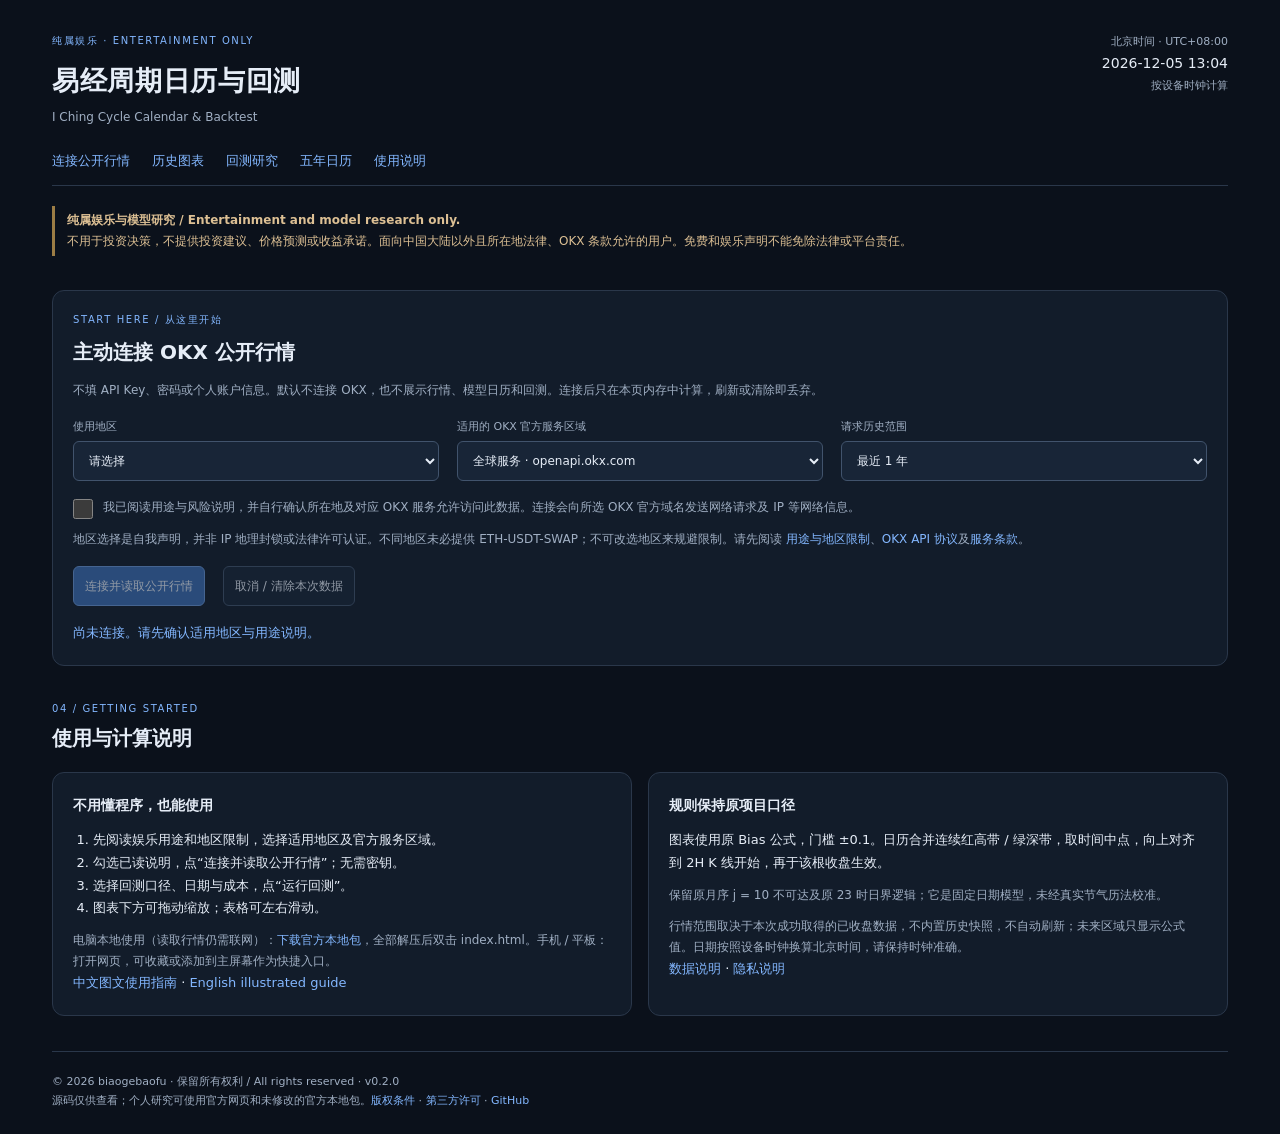
<file: index.html>
<!doctype html>
<html lang="zh-CN">
<head>
  <meta charset="utf-8">
  <meta name="viewport" content="width=device-width, initial-scale=1">
  <meta name="color-scheme" content="dark">
  <meta name="description" content="仅供娱乐与模型研究。面向中国大陆以外且当地法律与平台条款允许的用户；主动连接公开行情后计算。Entertainment only.">
  <meta name="author" content="biaogebaofu">
  <title>易经周期日历与回测 | I Ching Cycle Calendar &amp; Backtest</title>
  <link rel="stylesheet" href="assets/style.css">
  <script defer src="assets/vendor/echarts.min.js"></script>
  <script defer src="assets/market-data.js"></script>
  <script defer src="assets/core.js"></script>
  <script defer src="assets/app.js"></script>
</head>
<body>
  <a class="skip" href="#main">跳到内容</a>
  <main class="page" id="main">
    <header class="masthead">
      <div><p class="eyebrow">纯属娱乐 · ENTERTAINMENT ONLY</p><h1>易经周期日历与回测</h1><p class="english">I Ching Cycle Calendar &amp; Backtest</p></div>
      <div class="clock">北京时间 · UTC+08:00<time id="clock">—</time><span>按设备时钟计算</span></div>
    </header>
    <nav aria-label="页面导航"><a href="#connection">连接公开行情</a><a href="#signals">历史图表</a><a href="#backtest">回测研究</a><a href="#calendar">五年日历</a><a href="#help">使用说明</a></nav>
    <p class="notice"><strong>纯属娱乐与模型研究 / Entertainment and model research only.</strong><br>不用于投资决策，不提供投资建议、价格预测或收益承诺。面向中国大陆以外且所在地法律、OKX 条款允许的用户。免费和娱乐声明不能免除法律或平台责任。</p>
    <section id="connection" class="panel" aria-labelledby="connectionTitle">
      <p class="eyebrow">START HERE / 从这里开始</p><h2 id="connectionTitle">主动连接 OKX 公开行情</h2>
      <p class="caption">不填 API Key、密码或个人账户信息。默认不连接 OKX，也不展示行情、模型日历和回测。连接后只在本页内存中计算，刷新或清除即丢弃。</p>
      <div class="controls connection-controls">
        <label>使用地区<select id="jurisdiction"><option value="">请选择</option><option value="eligible">中国大陆以外，且已确认当地和平台允许</option><option value="mainland">中国大陆</option><option value="restricted">其他受限地区 / 尚未确认</option></select></label>
        <label>适用的 OKX 官方服务区域<select id="apiRegion"><option value="https://openapi.okx.com">全球服务 · openapi.okx.com</option><option value="https://us.okx.com">美国 / 澳大利亚 · us.okx.com</option><option value="https://eea.okx.com">欧洲经济区 · eea.okx.com</option></select></label>
        <label>请求历史范围<select id="historyDays"><option value="90">最近 90 天</option><option value="365" selected>最近 1 年</option><option value="1095">最近 3 年</option></select></label>
      </div>
      <label class="ack"><input id="eligibilityAck" type="checkbox">我已阅读用途与风险说明，并自行确认所在地及对应 OKX 服务允许访问此数据。连接会向所选 OKX 官方域名发送网络请求及 IP 等网络信息。</label>
      <p class="caption">地区选择是自我声明，并非 IP 地理封锁或法律许可认证。不同地区未必提供 ETH-USDT-SWAP；不可改选地区来规避限制。请先阅读 <a href="docs/risk.html">用途与地区限制</a>、<a href="https://www.okx.com/help/okx-api-agreement" target="_blank" rel="noopener noreferrer">OKX API 协议</a>及<a href="https://www.okx.com/help/terms-of-service" target="_blank" rel="noopener noreferrer">服务条款</a>。</p>
      <div class="controls"><button id="connectMarket" class="primary" type="button" disabled>连接并读取公开行情</button><button id="clearMarket" type="button" disabled>取消 / 清除本次数据</button></div>
      <p id="connectionStatus" role="status" aria-live="polite">尚未连接。请先确认适用地区与用途说明。</p>
    </section>
    <div id="researchOutput" hidden>
    <section class="hero" aria-label="日历当前与下一阶段">
      <article id="currentCard" class="phase-card"><p class="card-label">当前日历阶段</p><h2 id="currentDirection">正在计算</h2><p id="currentUntil">—</p><p class="muted" id="currentOrigin">—</p></article>
      <article id="nextCard" class="phase-card next"><p class="card-label">下一阶段</p><h2 id="nextDirection">—</h2><p id="nextStart">—</p><p class="muted" id="nextEnd">—</p></article>
    </section>
    <p class="caption">以下正向 / 反向均为假设模型标签，不是操作指令。日历与原信号图的红绿含义不同；日期规则可计算，不代表未来走势有效。</p>
    <section id="signals" aria-labelledby="signalTitle">
      <div class="section-top"><div><p class="eyebrow">01 / HISTORICAL SIGNALS</p><h2 id="signalTitle">原公式信号与历史价格</h2></div><span class="badge">本次主动读取 · 不自动更新</span></div>
      <p id="historyMeta" class="muted">等待主动读取公开行情</p>
      <p class="caption">图中红色偏多、绿色偏空。未来区域只展示时间公式信号，价格留空。</p>
      <div class="controls">
        <label>图1 / 日线范围<select id="range1"><option value="all">全部历史</option><option value="365" selected>最近1年</option><option value="180">最近半年</option><option value="90">最近3个月</option></select></label>
        <label>图2范围<select id="range2"><option value="90">最近3个月</option><option value="30" selected>最近1个月</option><option value="14">最近2周</option></select></label>
        <label>未来信号<select id="predDays"><option value="0" selected>不展示</option><option value="30">30天</option><option value="365">1年</option><option value="1095">3年</option><option value="1825">5年</option></select></label>
        <button id="redrawCharts" type="button">重绘图表</button>
      </div>
      <article class="panel"><h3>图1 · 2H 信号曲线与 ETH 价格</h3><div id="chart1" class="chart overview" role="img" aria-label="2小时原公式信号与ETH历史价格，可缩放"></div></article>
      <details class="panel"><summary>展开日线与最近 2H 图表</summary><h3>日线 · 完整自然日收盘价与独立信号</h3><div id="chartDaily" class="chart" role="img" aria-label="北京时间日线收盘价与信号"></div><h3>图2 · 最近 2H 价格与信号柱</h3><div id="chart2" class="chart" role="img" aria-label="最近两小时收盘价与信号柱"></div></details>
      <p id="chartStatus" class="caption" role="status"></p>
    </section>
    <section id="backtest" aria-labelledby="backtestTitle">
      <div class="section-top"><div><p class="eyebrow">02 / BACKTEST RESEARCH</p><h2 id="backtestTitle">回测研究</h2></div><span class="badge">本机计算 · 可复算</span></div>
      <div class="panel">
        <div class="controls backtest-controls">
          <label>回测口径<select id="testMode"><option value="midpoint">方向日历 · 中点切换基准</option><option value="bias">原 Bias · 固定持有统计</option></select></label>
          <label>起始日期（北京时间）<input type="date" id="startDate" ></label>
          <label>结束日期（含）<input type="date" id="endDate" ></label>
          <label>单边成本（bps）<input type="number" id="costBps" min="0" max="1000" step="0.5" value="0" inputmode="decimal"></label>
          <button id="runBacktest" type="button" class="primary">运行回测</button>
        </div>
        <p class="caption">1 bps = 0.01%；成本填写单边手续费与滑点合计。默认 0 用于复现原毛收益统计；完成一笔扣双边成本。</p>
        <p id="methodNote" class="method-note"></p>
        <p id="testStatus" class="caption" role="status" aria-live="polite"></p>
        <div id="testMetrics" class="metrics"></div>
        <div class="table-scroll" tabindex="0" role="region" aria-label="回测结果，可左右滚动"><table><thead id="testHead"></thead><tbody id="testRows"></tbody></table></div>
        <p class="warning">统计未模拟杠杆、保证金、强平或资金费。空头线性收益可能低于 −100%，不能理解为可执行账户净值；样本均值不能当作总收益或年化收益。</p>
      </div>
    </section>
    <section id="calendar" aria-labelledby="calendarTitle">
      <div class="section-top"><div><p class="eyebrow">03 / DIRECTION CALENDAR</p><h2 id="calendarTitle">五年模型日历</h2></div><span class="badge">原规则 · UTC+8</span></div>
      <div class="panel"><p class="muted">2026-09-15 至 2031-09-15 · 起点包含，终点不包含</p><div id="timeline" class="timeline" aria-label="五年日历阶段概览"></div><div class="table-scroll" tabindex="0" role="region" aria-label="方向日历，可左右滚动"><table><thead><tr><th>生效时间（含）</th><th>结束时间（不含）</th><th>日历方向</th><th>色带时间中点</th></tr></thead><tbody id="scheduleRows"></tbody></table></div><p class="caption">第一段延续此前方向；表格截止日期不触发切换。日历红高带中点 → 假设反向，绿深带中点 → 假设正向；仅用于解释固定规则。</p></div>
    </section>
    </div>
    <section id="help" aria-labelledby="helpTitle">
      <div class="section-top"><div><p class="eyebrow">04 / GETTING STARTED</p><h2 id="helpTitle">使用与计算说明</h2></div></div>
      <div class="help-grid">
        <article class="panel"><h3>不用懂程序，也能使用</h3><ol><li>先阅读娱乐用途和地区限制，选择适用地区及官方服务区域。</li><li>勾选已读说明，点“连接并读取公开行情”；无需密钥。</li><li>选择回测口径、日期与成本，点“运行回测”。</li><li>图表下方可拖动缩放；表格可左右滑动。</li></ol><p class="caption">电脑本地使用（读取行情仍需联网）：<a href="https://github.com/biaogebaofu/iching-cycle-backtest/releases/latest">下载官方本地包</a>，全部解压后双击 index.html。手机 / 平板：打开网页，可收藏或添加到主屏幕作为快捷入口。</p><a href="docs/guide.html">中文图文使用指南</a> · <a href="docs/guide.en.html">English illustrated guide</a></article>
        <article class="panel"><h3>规则保持原项目口径</h3><p>图表使用原 Bias 公式，门槛 ±0.1。日历合并连续红高带 / 绿深带，取时间中点，向上对齐到 2H K 线开始，再于该根收盘生效。</p><p class="caption">保留原月序 j = 10 不可达及原 23 时日界逻辑；它是固定日期模型，未经真实节气历法校准。</p><p class="caption">行情范围取决于本次成功取得的已收盘数据，不内置历史快照，不自动刷新；未来区域只显示公式值。日期按照设备时钟换算北京时间，请保持时钟准确。</p><a href="docs/DATA.md">数据说明</a> · <a href="PRIVACY.md">隐私说明</a></article>
      </div>
    </section>
    <footer><p>© 2026 biaogebaofu · 保留所有权利 / All rights reserved · v0.2.0</p><p>源码仅供查看；个人研究可使用官方网页和未修改的官方本地包。<a href="LICENSE">版权条件</a> · <a href="THIRD_PARTY_NOTICES.md">第三方许可</a> · <a href="https://github.com/biaogebaofu/iching-cycle-backtest" target="_blank" rel="noopener noreferrer">GitHub</a></p></footer>
    <p id="fatalError" class="warning" role="alert" hidden></p>
    <noscript>请开启浏览器 JavaScript 后使用日历与回测。</noscript>
  </main>
</body>
</html>
</file>
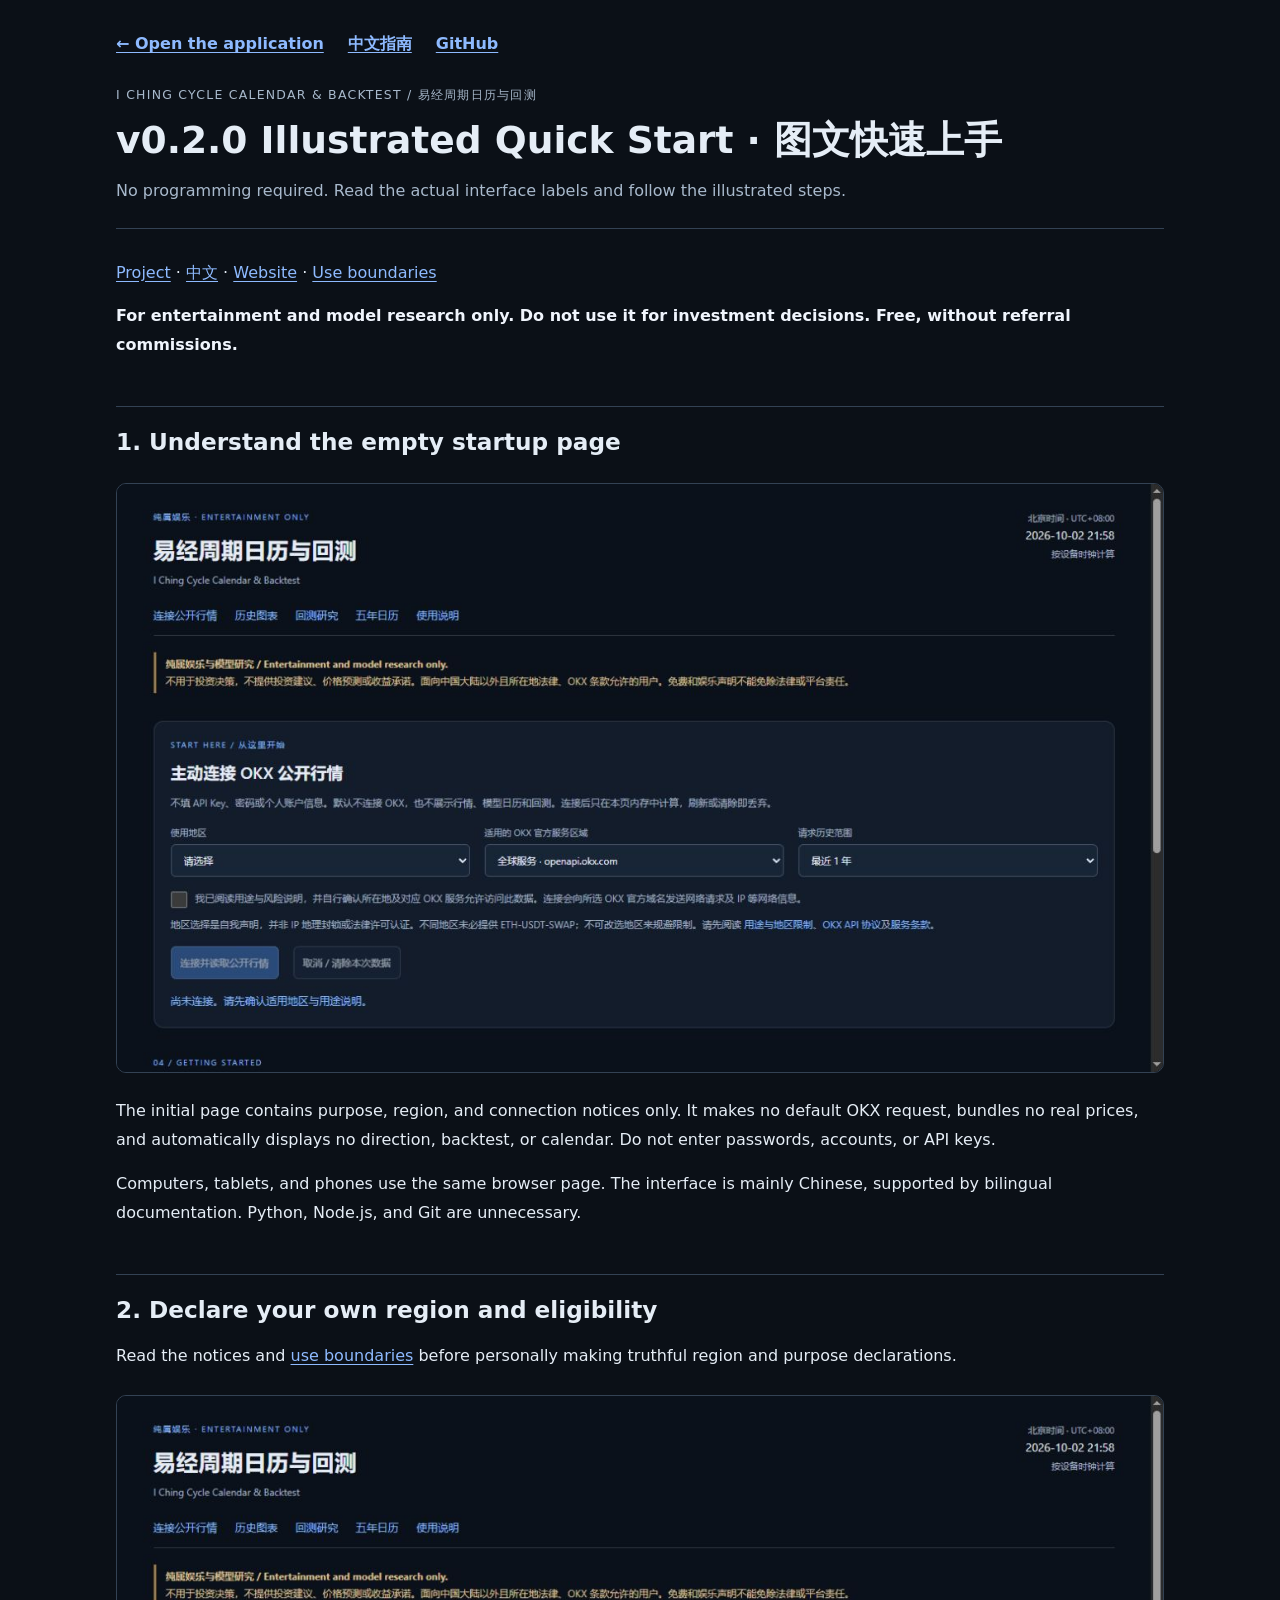
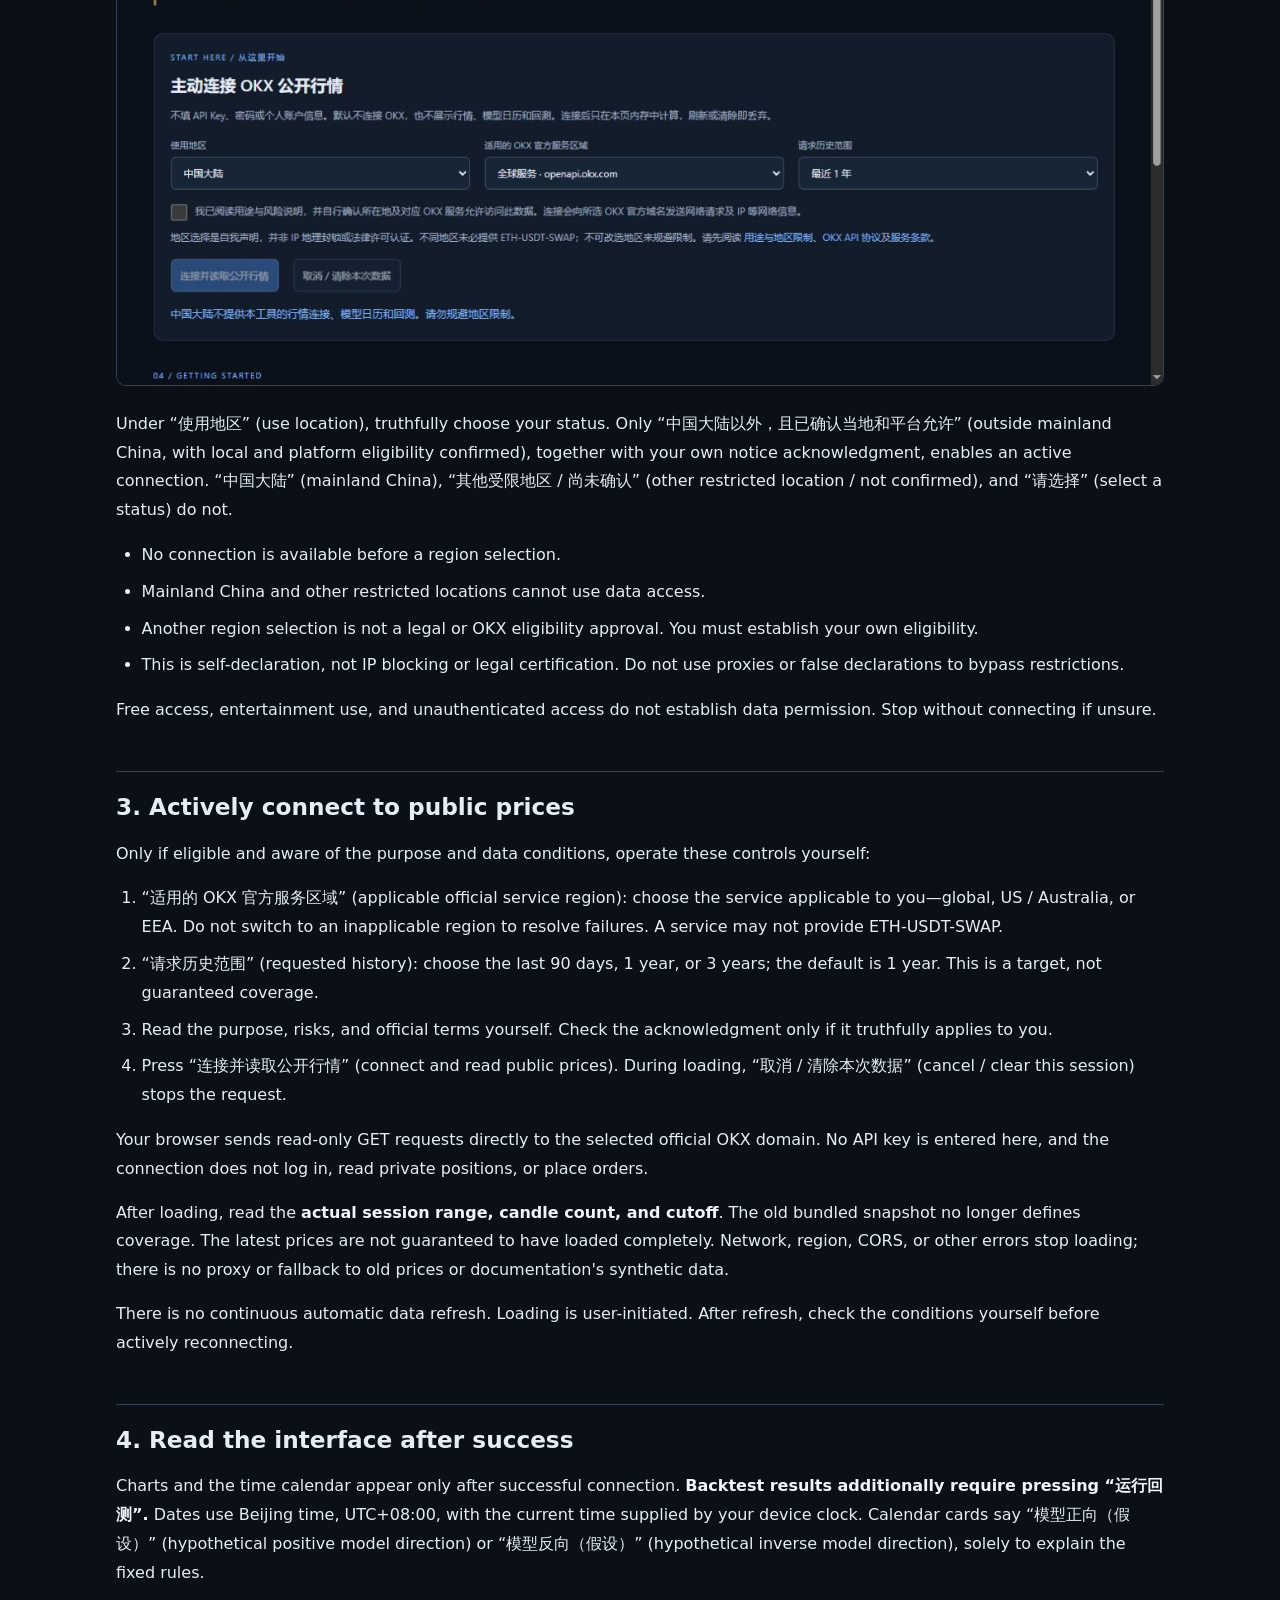
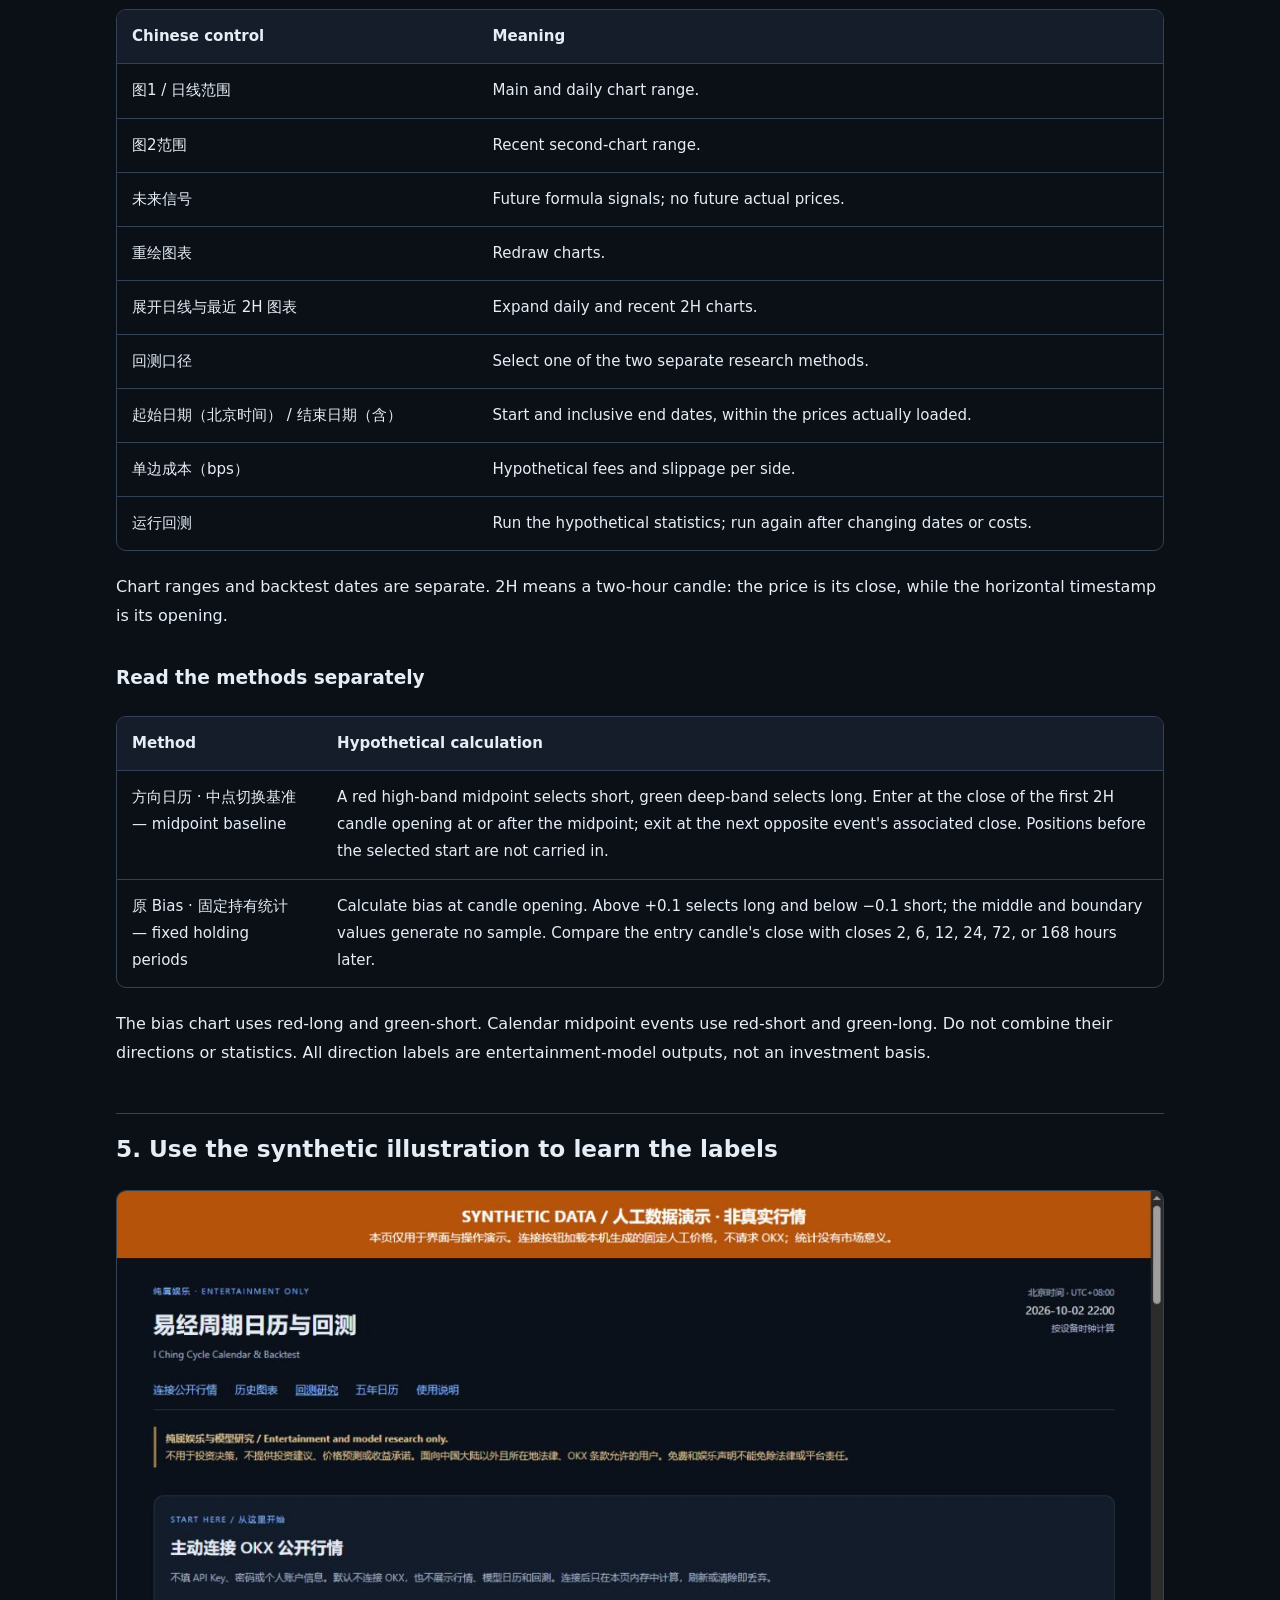
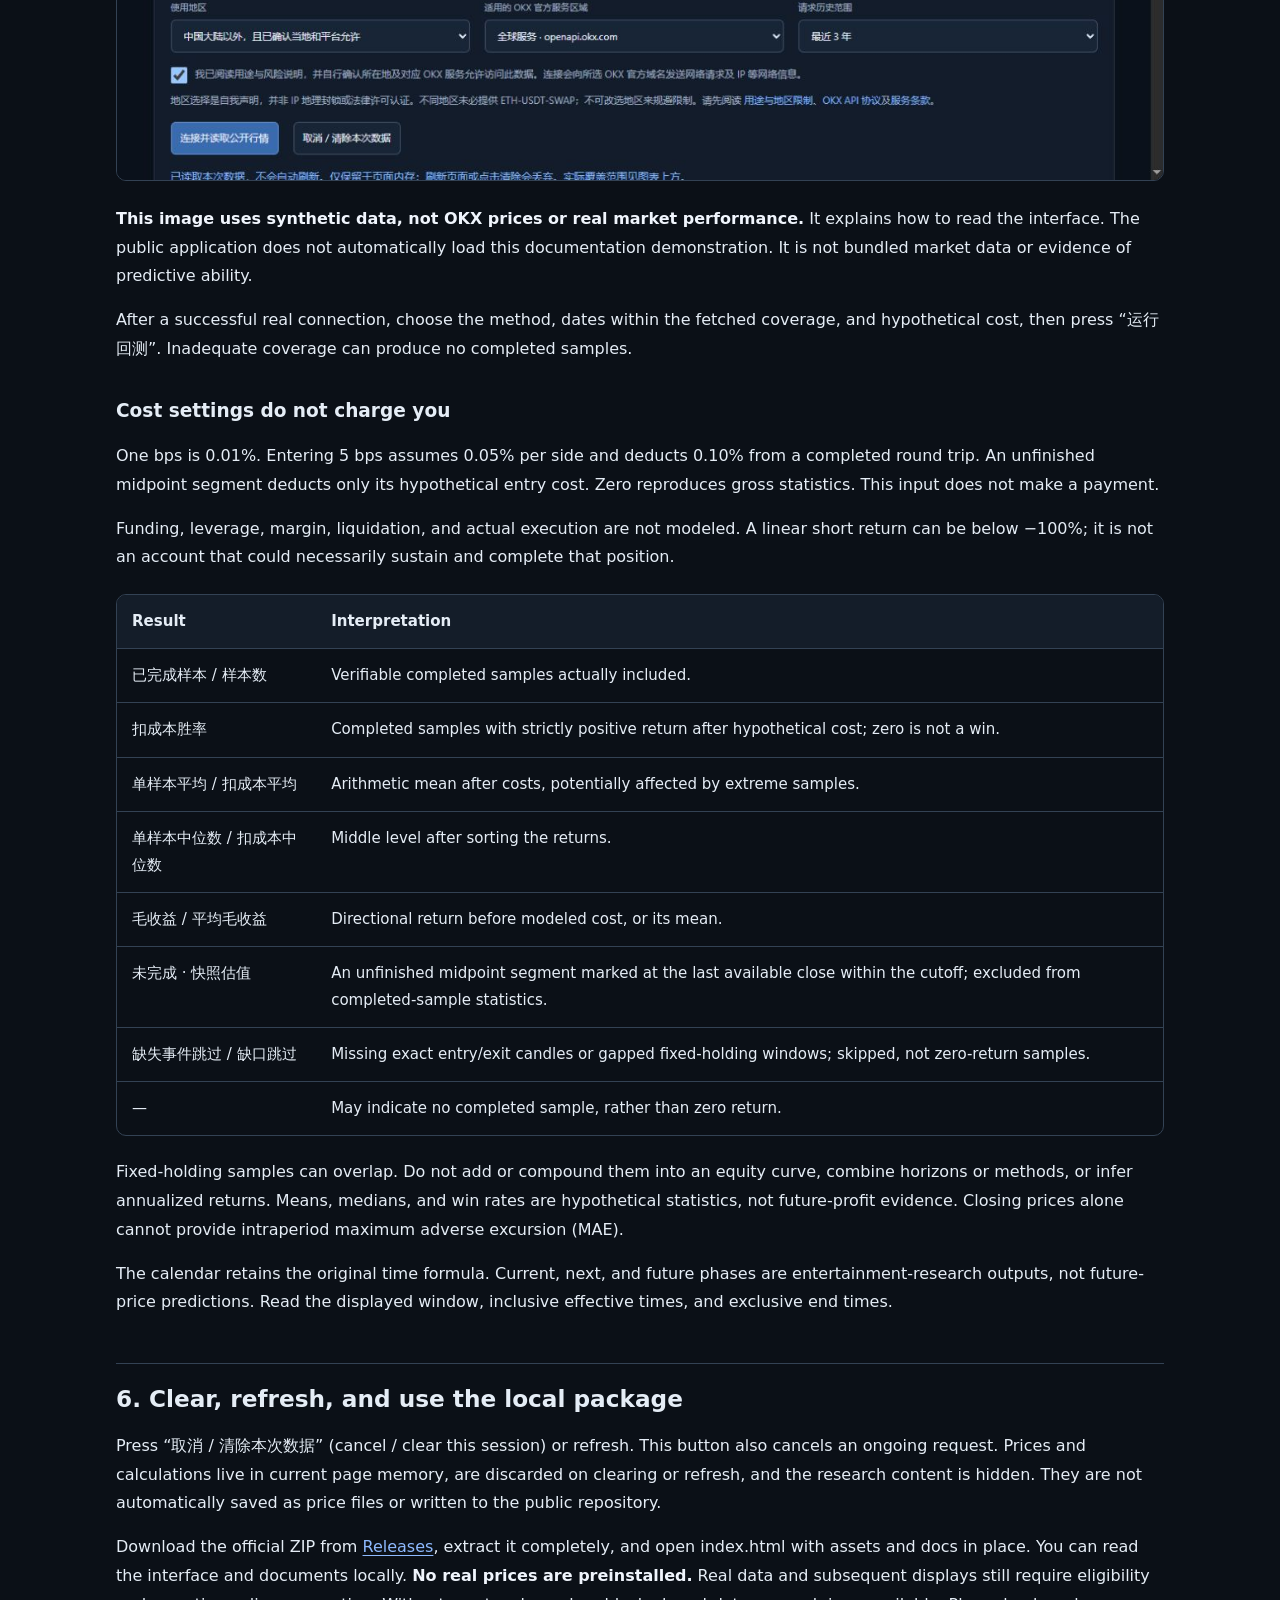
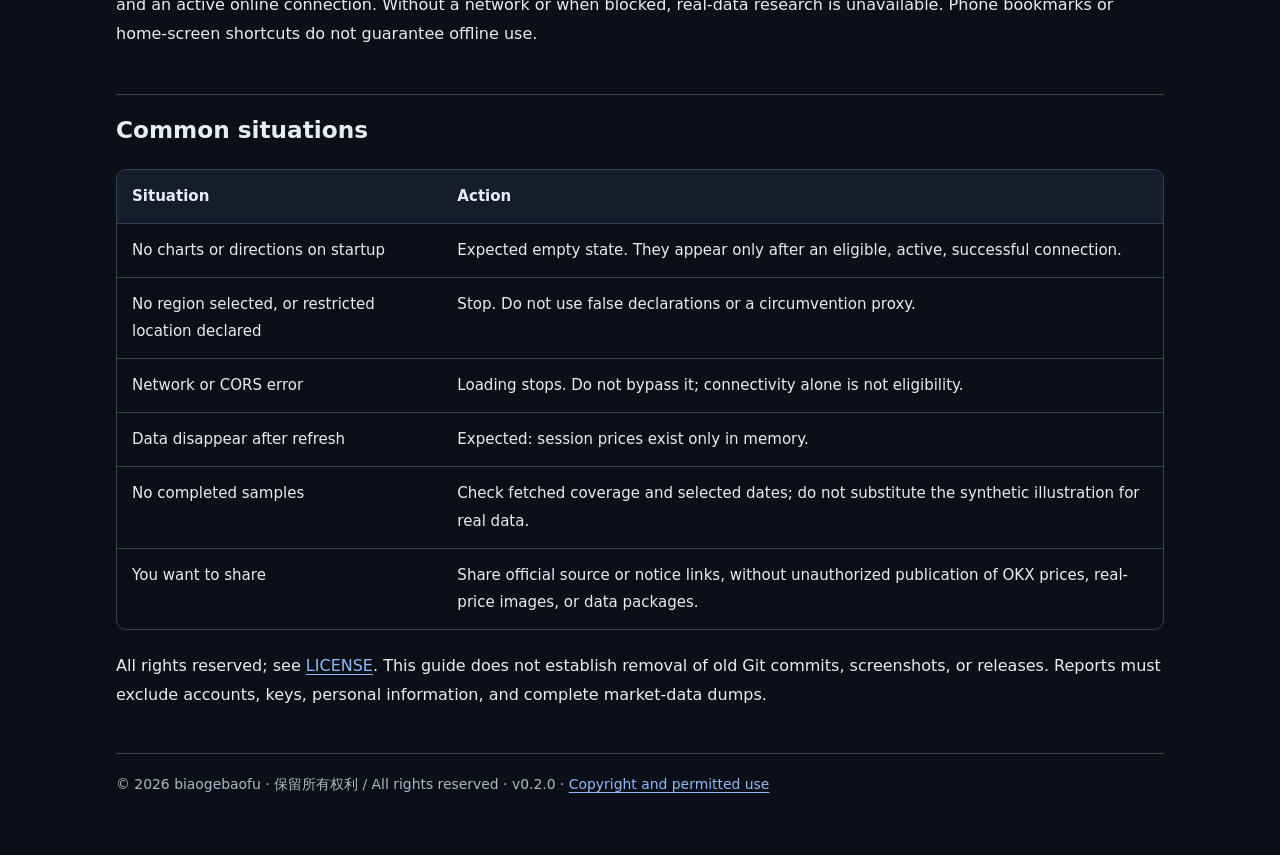
<file: docs/guide.en.html>
<!doctype html>
<html lang="en">
<head>
<meta charset="utf-8">
<meta name="viewport" content="width=device-width, initial-scale=1">
<meta name="color-scheme" content="dark">
<meta name="author" content="biaogebaofu">
<title>v0.2.0 Illustrated Quick Start · 图文快速上手 | I Ching Cycle Calendar &amp; Backtest</title>
<style>
:root{color-scheme:dark;--bg:#0b1017;--panel:#141d29;--text:#e5edf6;--muted:#a8b9cc;--line:#334254;--link:#8ebaff}
*{box-sizing:border-box}html{scroll-behavior:smooth}body{margin:0;background:var(--bg);color:var(--text);font:16px/1.8 system-ui,-apple-system,BlinkMacSystemFont,"Segoe UI","Microsoft YaHei",sans-serif}
a{color:var(--link);text-underline-offset:3px;overflow-wrap:anywhere}a:hover{color:#bfd6ff}a:focus-visible,.table-scroll:focus-visible{outline:3px solid #8ebaff;outline-offset:4px}
.page{max-width:1100px;margin:0 auto;padding:30px 26px 58px}.top-nav{display:flex;gap:12px 24px;flex-wrap:wrap;margin-bottom:25px}.top-nav a{font-weight:600}
.masthead{border-bottom:1px solid var(--line);padding-bottom:22px;margin-bottom:30px}.eyebrow{margin:0 0 8px;color:var(--muted);font-size:.78rem;letter-spacing:.1em}.masthead h1{margin:0;font-size:clamp(1.6rem,4.8vw,2.35rem);line-height:1.4}.subtitle{margin:10px 0 0;color:var(--muted)}
article h2{margin:46px 0 16px;padding-top:18px;border-top:1px solid var(--line);font-size:1.45rem;line-height:1.45}article h3{margin:30px 0 12px;font-size:1.16rem}p{margin:15px 0}li{margin:8px 0}ul,ol{padding-left:1.6rem}strong{color:#f0f5fd}
img{display:block;max-width:100%;height:auto;margin:24px auto;border:1px solid var(--line);border-radius:10px;background:var(--panel)}
.table-scroll{max-width:100%;overflow-x:auto;overscroll-behavior-x:contain;-webkit-overflow-scrolling:touch;margin:22px 0;border:1px solid var(--line);border-radius:10px}table{border-collapse:collapse;width:100%;min-width:600px;font-size:.94rem}th,td{padding:13px 15px;text-align:left;vertical-align:top;border-bottom:1px solid var(--line)}th{background:var(--panel);font-weight:650}tbody tr:last-child td{border-bottom:0}
code{font: .9em ui-monospace,SFMono-Regular,Consolas,monospace;background:#1e2b3b;padding:2px 6px;border-radius:4px;overflow-wrap:anywhere}pre{white-space:pre;overflow-x:auto;font:14px/1.75 ui-monospace,SFMono-Regular,Consolas,"Microsoft YaHei",monospace;background:#0b121c;border:1px solid var(--line);border-radius:9px;padding:20px;margin:16px 0}
footer{border-top:1px solid var(--line);margin-top:44px;padding-top:18px;color:var(--muted);font-size:.87rem}
@media(max-width:600px){body{font-size:15px}.page{padding:20px 15px 40px}.top-nav{gap:9px 18px}article h2{font-size:1.25rem;margin-top:34px}img{margin:18px auto;border-radius:7px}pre{padding:14px;font-size:12px}th,td{padding:11px 12px}}
</style>
</head>
<body>
<main class="page">
<nav class="top-nav" aria-label="Guide navigation"><a href="../index.html">← Open the application</a><a href="guide.html" lang="zh-CN">中文指南</a><a href="https://github.com/biaogebaofu/iching-cycle-backtest">GitHub</a></nav>
<header class="masthead"><p class="eyebrow">I CHING CYCLE CALENDAR &amp; BACKTEST / 易经周期日历与回测</p><h1>v0.2.0 Illustrated Quick Start · 图文快速上手</h1><p class="subtitle">No programming required. Read the actual interface labels and follow the illustrated steps.</p></header>
<article><p><a href="https://github.com/biaogebaofu/iching-cycle-backtest/blob/main/README.en.md">Project</a> · <a href="guide.html">中文</a> · <a href="https://biaogebaofu.github.io/iching-cycle-backtest/">Website</a> · <a href="risk.html">Use boundaries</a></p>
<p><strong>For entertainment and model research only. Do not use it for investment decisions. Free, without referral commissions.</strong></p>
<h2>1. Understand the empty startup page</h2>
<p><img loading="lazy" decoding="async" src="images/01-start.png" alt="Startup page: no automatic OKX request, prices, backtests, or directions"></p>
<p>The initial page contains purpose, region, and connection notices only. It makes no default OKX request, bundles no real prices, and automatically displays no direction, backtest, or calendar. Do not enter passwords, accounts, or API keys.</p>
<p>Computers, tablets, and phones use the same browser page. The interface is mainly Chinese, supported by bilingual documentation. Python, Node.js, and Git are unnecessary.</p>
<h2>2. Declare your own region and eligibility</h2>
<p>Read the notices and <a href="risk.html">use boundaries</a> before personally making truthful region and purpose declarations.</p>
<p><img loading="lazy" decoding="async" src="images/02-restricted.png" alt="Connection remains unavailable without a region declaration or in a declared restricted region"></p>
<p>Under “使用地区” (use location), truthfully choose your status. Only “中国大陆以外，且已确认当地和平台允许” (outside mainland China, with local and platform eligibility confirmed), together with your own notice acknowledgment, enables an active connection. “中国大陆” (mainland China), “其他受限地区 / 尚未确认” (other restricted location / not confirmed), and “请选择” (select a status) do not.</p>
<ul>
<li>No connection is available before a region selection.</li>
<li>Mainland China and other restricted locations cannot use data access.</li>
<li>Another region selection is not a legal or OKX eligibility approval. You must establish your own eligibility.</li>
<li>This is self-declaration, not IP blocking or legal certification. Do not use proxies or false declarations to bypass restrictions.</li>
</ul>
<p>Free access, entertainment use, and unauthenticated access do not establish data permission. Stop without connecting if unsure.</p>
<h2>3. Actively connect to public prices</h2>
<p>Only if eligible and aware of the purpose and data conditions, operate these controls yourself:</p>
<ol>
<li>“适用的 OKX 官方服务区域” (applicable official service region): choose the service applicable to you—global, US / Australia, or EEA. Do not switch to an inapplicable region to resolve failures. A service may not provide ETH-USDT-SWAP.</li>
<li>“请求历史范围” (requested history): choose the last 90 days, 1 year, or 3 years; the default is 1 year. This is a target, not guaranteed coverage.</li>
<li>Read the purpose, risks, and official terms yourself. Check the acknowledgment only if it truthfully applies to you.</li>
<li>Press “连接并读取公开行情” (connect and read public prices). During loading, “取消 / 清除本次数据” (cancel / clear this session) stops the request.</li>
</ol>
<p>Your browser sends read-only GET requests directly to the selected official OKX domain. No API key is entered here, and the connection does not log in, read private positions, or place orders.</p>
<p>After loading, read the <strong>actual session range, candle count, and cutoff</strong>. The old bundled snapshot no longer defines coverage. The latest prices are not guaranteed to have loaded completely. Network, region, CORS, or other errors stop loading; there is no proxy or fallback to old prices or documentation&#39;s synthetic data.</p>
<p>There is no continuous automatic data refresh. Loading is user-initiated. After refresh, check the conditions yourself before actively reconnecting.</p>
<h2>4. Read the interface after success</h2>
<p>Charts and the time calendar appear only after successful connection. <strong>Backtest results additionally require pressing “运行回测”.</strong> Dates use Beijing time, UTC+08:00, with the current time supplied by your device clock. Calendar cards say “模型正向（假设）” (hypothetical positive model direction) or “模型反向（假设）” (hypothetical inverse model direction), solely to explain the fixed rules.</p>
<div class="table-scroll" tabindex="0" role="region" aria-label="Table; scroll horizontally to see all columns"><table>
<thead>
<tr>
<th>Chinese control</th>
<th>Meaning</th>
</tr>
</thead>
<tbody><tr>
<td>图1 / 日线范围</td>
<td>Main and daily chart range.</td>
</tr>
<tr>
<td>图2范围</td>
<td>Recent second-chart range.</td>
</tr>
<tr>
<td>未来信号</td>
<td>Future formula signals; no future actual prices.</td>
</tr>
<tr>
<td>重绘图表</td>
<td>Redraw charts.</td>
</tr>
<tr>
<td>展开日线与最近 2H 图表</td>
<td>Expand daily and recent 2H charts.</td>
</tr>
<tr>
<td>回测口径</td>
<td>Select one of the two separate research methods.</td>
</tr>
<tr>
<td>起始日期（北京时间） / 结束日期（含）</td>
<td>Start and inclusive end dates, within the prices actually loaded.</td>
</tr>
<tr>
<td>单边成本（bps）</td>
<td>Hypothetical fees and slippage per side.</td>
</tr>
<tr>
<td>运行回测</td>
<td>Run the hypothetical statistics; run again after changing dates or costs.</td>
</tr>
</tbody></table></div>
<p>Chart ranges and backtest dates are separate. 2H means a two-hour candle: the price is its close, while the horizontal timestamp is its opening.</p>
<h3>Read the methods separately</h3>
<div class="table-scroll" tabindex="0" role="region" aria-label="Table; scroll horizontally to see all columns"><table>
<thead>
<tr>
<th>Method</th>
<th>Hypothetical calculation</th>
</tr>
</thead>
<tbody><tr>
<td>方向日历 · 中点切换基准 — midpoint baseline</td>
<td>A red high-band midpoint selects short, green deep-band selects long. Enter at the close of the first 2H candle opening at or after the midpoint; exit at the next opposite event&#39;s associated close. Positions before the selected start are not carried in.</td>
</tr>
<tr>
<td>原 Bias · 固定持有统计 — fixed holding periods</td>
<td>Calculate bias at candle opening. Above +0.1 selects long and below −0.1 short; the middle and boundary values generate no sample. Compare the entry candle&#39;s close with closes 2, 6, 12, 24, 72, or 168 hours later.</td>
</tr>
</tbody></table></div>
<p>The bias chart uses red-long and green-short. Calendar midpoint events use red-short and green-long. Do not combine their directions or statistics. All direction labels are entertainment-model outputs, not an investment basis.</p>
<h2>5. Use the synthetic illustration to learn the labels</h2>
<p><img loading="lazy" decoding="async" src="images/03-entertainment-demo.png" alt="Clearly synthetic documentation data, not real prices or actual returns"></p>
<p><strong>This image uses synthetic data, not OKX prices or real market performance.</strong> It explains how to read the interface. The public application does not automatically load this documentation demonstration. It is not bundled market data or evidence of predictive ability.</p>
<p>After a successful real connection, choose the method, dates within the fetched coverage, and hypothetical cost, then press “运行回测”. Inadequate coverage can produce no completed samples.</p>
<h3>Cost settings do not charge you</h3>
<p>One bps is 0.01%. Entering 5 bps assumes 0.05% per side and deducts 0.10% from a completed round trip. An unfinished midpoint segment deducts only its hypothetical entry cost. Zero reproduces gross statistics. This input does not make a payment.</p>
<p>Funding, leverage, margin, liquidation, and actual execution are not modeled. A linear short return can be below −100%; it is not an account that could necessarily sustain and complete that position.</p>
<div class="table-scroll" tabindex="0" role="region" aria-label="Table; scroll horizontally to see all columns"><table>
<thead>
<tr>
<th>Result</th>
<th>Interpretation</th>
</tr>
</thead>
<tbody><tr>
<td>已完成样本 / 样本数</td>
<td>Verifiable completed samples actually included.</td>
</tr>
<tr>
<td>扣成本胜率</td>
<td>Completed samples with strictly positive return after hypothetical cost; zero is not a win.</td>
</tr>
<tr>
<td>单样本平均 / 扣成本平均</td>
<td>Arithmetic mean after costs, potentially affected by extreme samples.</td>
</tr>
<tr>
<td>单样本中位数 / 扣成本中位数</td>
<td>Middle level after sorting the returns.</td>
</tr>
<tr>
<td>毛收益 / 平均毛收益</td>
<td>Directional return before modeled cost, or its mean.</td>
</tr>
<tr>
<td>未完成 · 快照估值</td>
<td>An unfinished midpoint segment marked at the last available close within the cutoff; excluded from completed-sample statistics.</td>
</tr>
<tr>
<td>缺失事件跳过 / 缺口跳过</td>
<td>Missing exact entry/exit candles or gapped fixed-holding windows; skipped, not zero-return samples.</td>
</tr>
<tr>
<td>—</td>
<td>May indicate no completed sample, rather than zero return.</td>
</tr>
</tbody></table></div>
<p>Fixed-holding samples can overlap. Do not add or compound them into an equity curve, combine horizons or methods, or infer annualized returns. Means, medians, and win rates are hypothetical statistics, not future-profit evidence. Closing prices alone cannot provide intraperiod maximum adverse excursion (MAE).</p>
<p>The calendar retains the original time formula. Current, next, and future phases are entertainment-research outputs, not future-price predictions. Read the displayed window, inclusive effective times, and exclusive end times.</p>
<h2>6. Clear, refresh, and use the local package</h2>
<p>Press “取消 / 清除本次数据” (cancel / clear this session) or refresh. This button also cancels an ongoing request. Prices and calculations live in current page memory, are discarded on clearing or refresh, and the research content is hidden. They are not automatically saved as price files or written to the public repository.</p>
<p>Download the official ZIP from <a href="https://github.com/biaogebaofu/iching-cycle-backtest/releases">Releases</a>, extract it completely, and open index.html with assets and docs in place. You can read the interface and documents locally. <strong>No real prices are preinstalled.</strong> Real data and subsequent displays still require eligibility and an active online connection. Without a network or when blocked, real-data research is unavailable. Phone bookmarks or home-screen shortcuts do not guarantee offline use.</p>
<h2>Common situations</h2>
<div class="table-scroll" tabindex="0" role="region" aria-label="Table; scroll horizontally to see all columns"><table>
<thead>
<tr>
<th>Situation</th>
<th>Action</th>
</tr>
</thead>
<tbody><tr>
<td>No charts or directions on startup</td>
<td>Expected empty state. They appear only after an eligible, active, successful connection.</td>
</tr>
<tr>
<td>No region selected, or restricted location declared</td>
<td>Stop. Do not use false declarations or a circumvention proxy.</td>
</tr>
<tr>
<td>Network or CORS error</td>
<td>Loading stops. Do not bypass it; connectivity alone is not eligibility.</td>
</tr>
<tr>
<td>Data disappear after refresh</td>
<td>Expected: session prices exist only in memory.</td>
</tr>
<tr>
<td>No completed samples</td>
<td>Check fetched coverage and selected dates; do not substitute the synthetic illustration for real data.</td>
</tr>
<tr>
<td>You want to share</td>
<td>Share official source or notice links, without unauthorized publication of OKX prices, real-price images, or data packages.</td>
</tr>
</tbody></table></div>
<p>All rights reserved; see <a href="../LICENSE">LICENSE</a>. This guide does not establish removal of old Git commits, screenshots, or releases. Reports must exclude accounts, keys, personal information, and complete market-data dumps.</p>
</article>
<footer>© 2026 biaogebaofu · 保留所有权利 / All rights reserved · v0.2.0 · <a href="../LICENSE">Copyright and permitted use</a></footer>
</main>
</body>
</html>
</file>
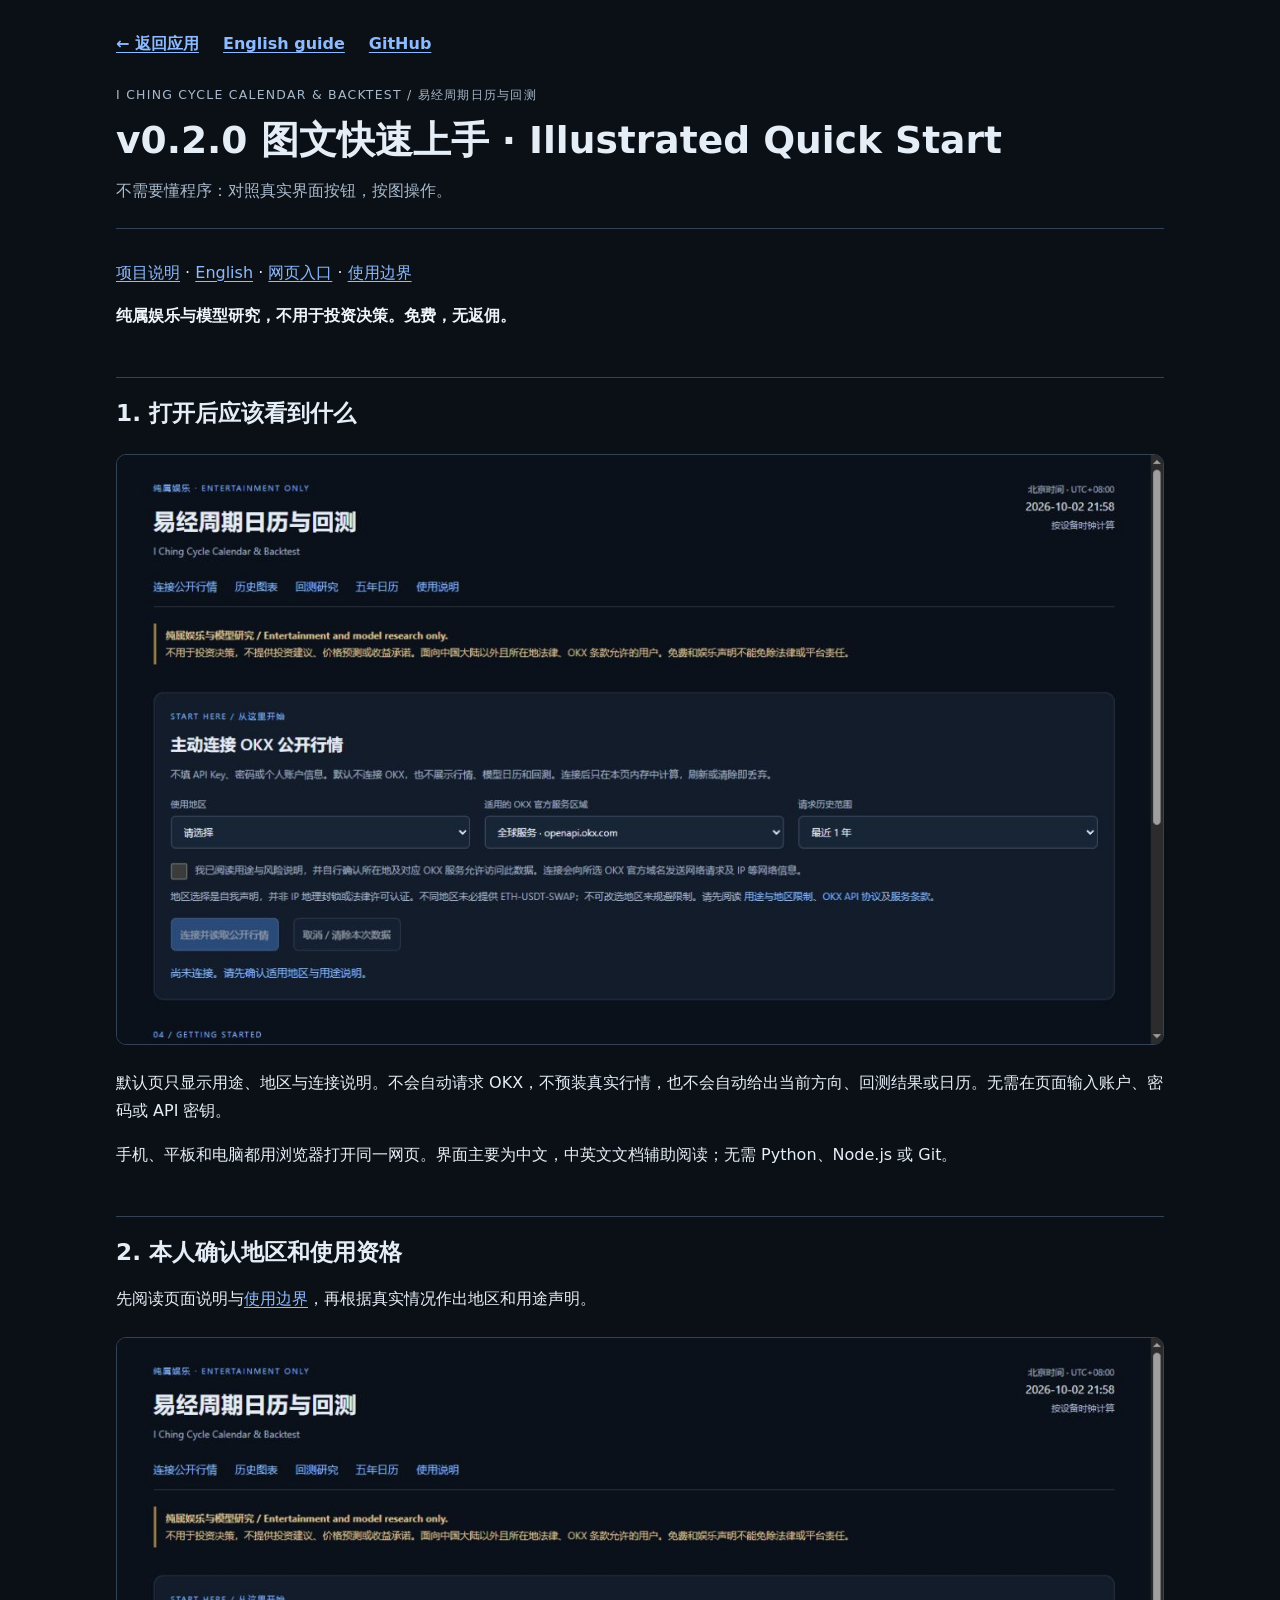
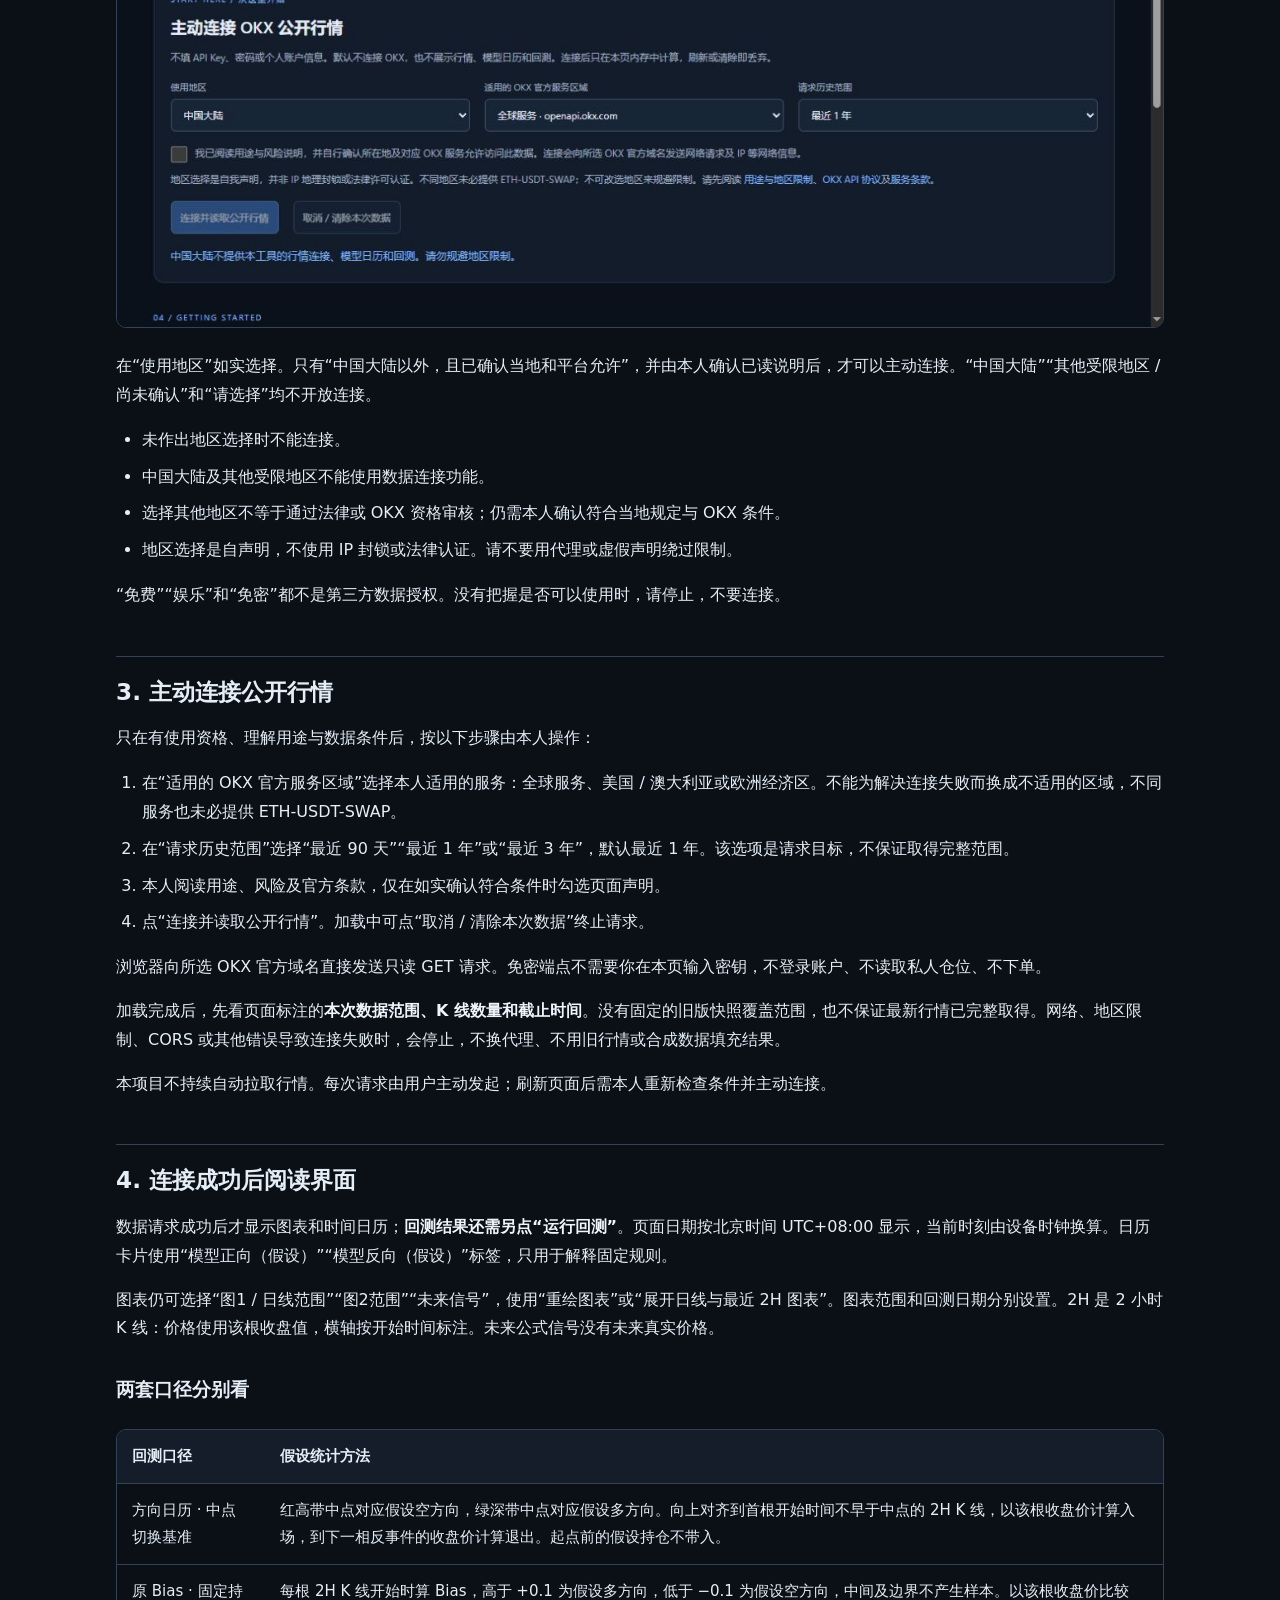
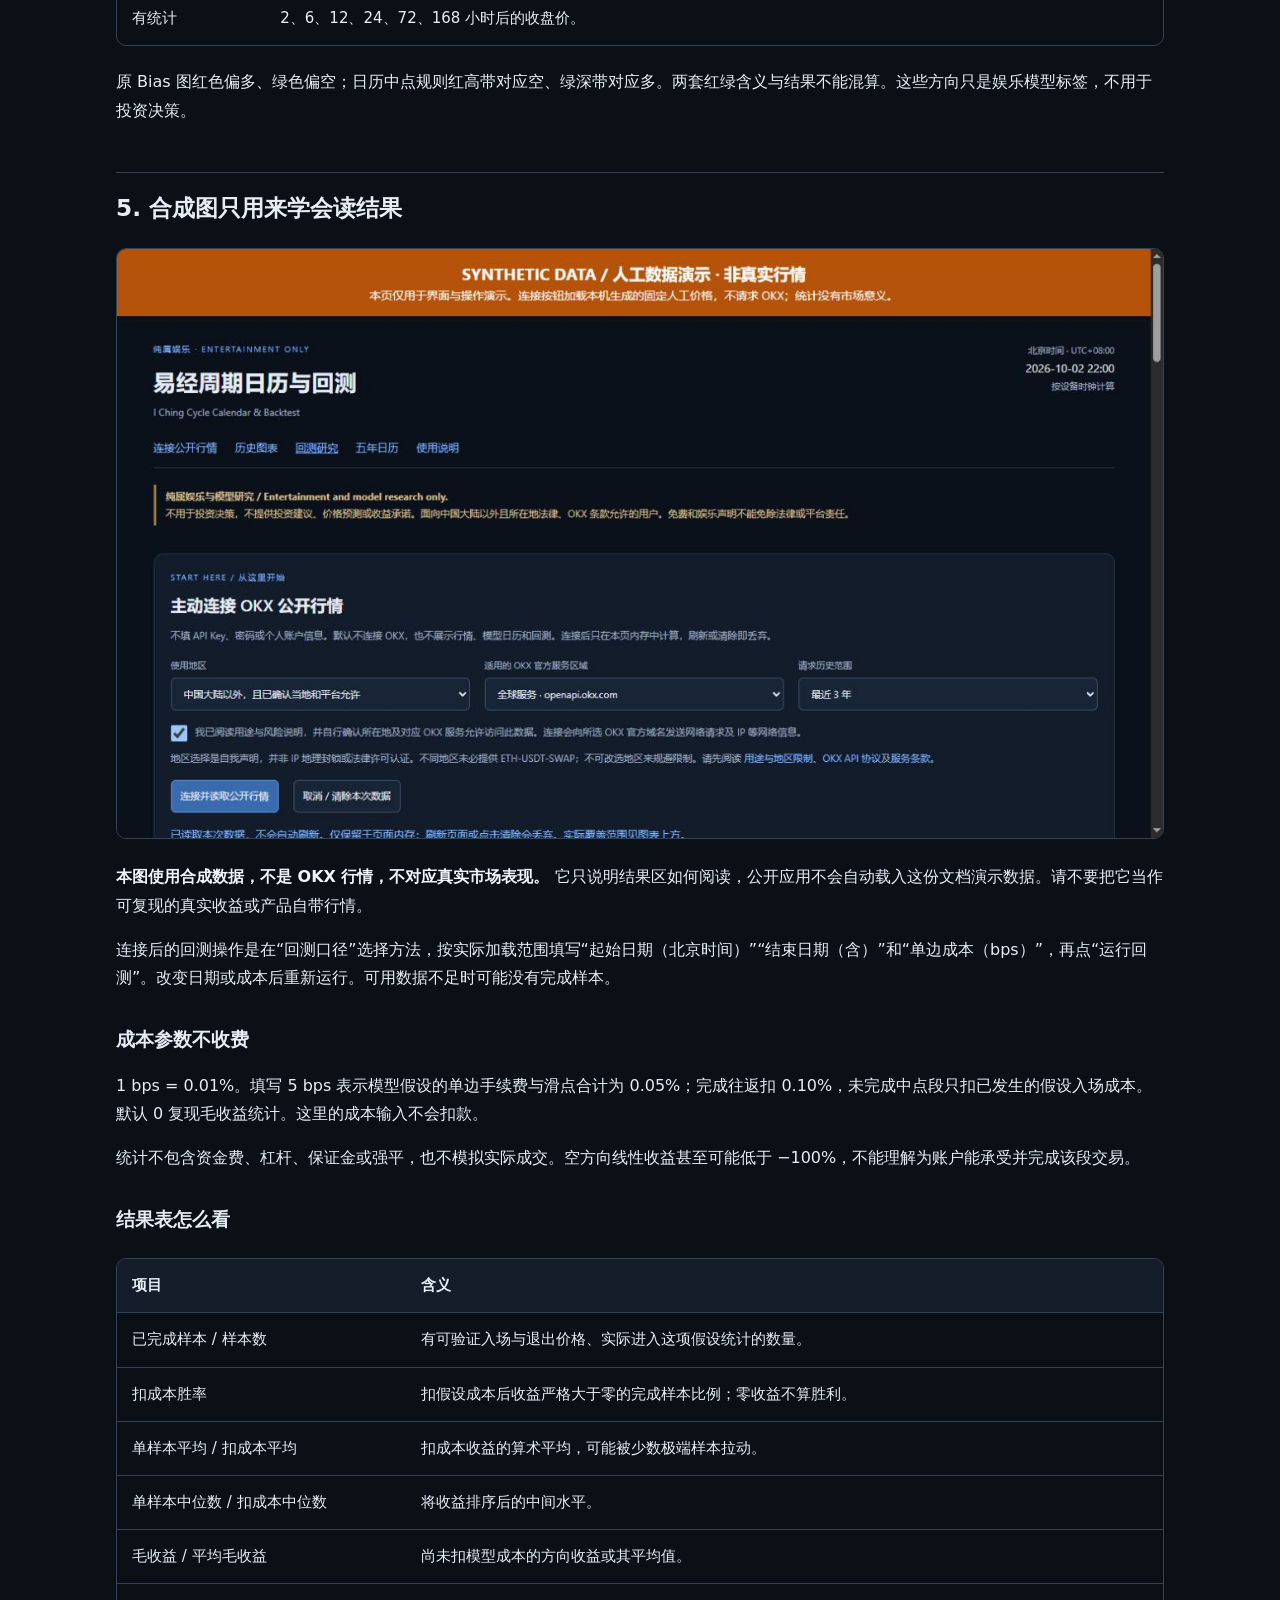
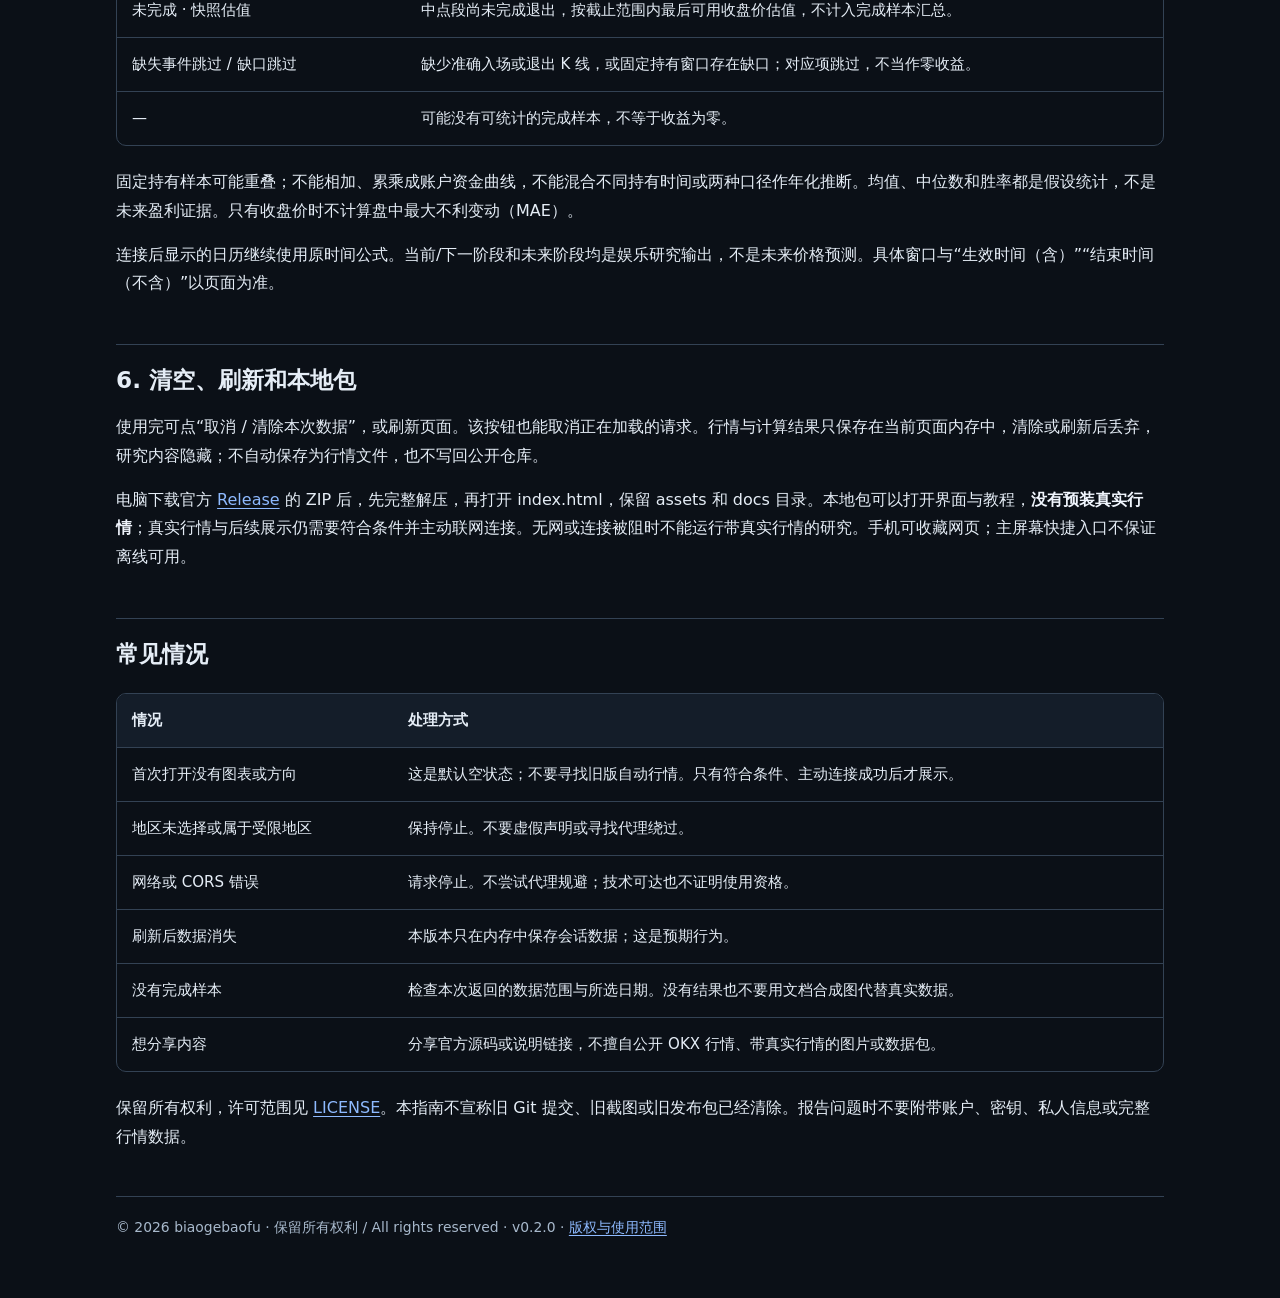
<file: docs/guide.html>
<!doctype html>
<html lang="zh-CN">
<head>
<meta charset="utf-8">
<meta name="viewport" content="width=device-width, initial-scale=1">
<meta name="color-scheme" content="dark">
<meta name="author" content="biaogebaofu">
<title>v0.2.0 图文快速上手 · Illustrated Quick Start | I Ching Cycle Calendar &amp; Backtest</title>
<style>
:root{color-scheme:dark;--bg:#0b1017;--panel:#141d29;--text:#e5edf6;--muted:#a8b9cc;--line:#334254;--link:#8ebaff}
*{box-sizing:border-box}html{scroll-behavior:smooth}body{margin:0;background:var(--bg);color:var(--text);font:16px/1.8 system-ui,-apple-system,BlinkMacSystemFont,"Segoe UI","Microsoft YaHei",sans-serif}
a{color:var(--link);text-underline-offset:3px;overflow-wrap:anywhere}a:hover{color:#bfd6ff}a:focus-visible,.table-scroll:focus-visible{outline:3px solid #8ebaff;outline-offset:4px}
.page{max-width:1100px;margin:0 auto;padding:30px 26px 58px}.top-nav{display:flex;gap:12px 24px;flex-wrap:wrap;margin-bottom:25px}.top-nav a{font-weight:600}
.masthead{border-bottom:1px solid var(--line);padding-bottom:22px;margin-bottom:30px}.eyebrow{margin:0 0 8px;color:var(--muted);font-size:.78rem;letter-spacing:.1em}.masthead h1{margin:0;font-size:clamp(1.6rem,4.8vw,2.35rem);line-height:1.4}.subtitle{margin:10px 0 0;color:var(--muted)}
article h2{margin:46px 0 16px;padding-top:18px;border-top:1px solid var(--line);font-size:1.45rem;line-height:1.45}article h3{margin:30px 0 12px;font-size:1.16rem}p{margin:15px 0}li{margin:8px 0}ul,ol{padding-left:1.6rem}strong{color:#f0f5fd}
img{display:block;max-width:100%;height:auto;margin:24px auto;border:1px solid var(--line);border-radius:10px;background:var(--panel)}
.table-scroll{max-width:100%;overflow-x:auto;overscroll-behavior-x:contain;-webkit-overflow-scrolling:touch;margin:22px 0;border:1px solid var(--line);border-radius:10px}table{border-collapse:collapse;width:100%;min-width:600px;font-size:.94rem}th,td{padding:13px 15px;text-align:left;vertical-align:top;border-bottom:1px solid var(--line)}th{background:var(--panel);font-weight:650}tbody tr:last-child td{border-bottom:0}
code{font: .9em ui-monospace,SFMono-Regular,Consolas,monospace;background:#1e2b3b;padding:2px 6px;border-radius:4px;overflow-wrap:anywhere}pre{white-space:pre;overflow-x:auto;font:14px/1.75 ui-monospace,SFMono-Regular,Consolas,"Microsoft YaHei",monospace;background:#0b121c;border:1px solid var(--line);border-radius:9px;padding:20px;margin:16px 0}
footer{border-top:1px solid var(--line);margin-top:44px;padding-top:18px;color:var(--muted);font-size:.87rem}
@media(max-width:600px){body{font-size:15px}.page{padding:20px 15px 40px}.top-nav{gap:9px 18px}article h2{font-size:1.25rem;margin-top:34px}img{margin:18px auto;border-radius:7px}pre{padding:14px;font-size:12px}th,td{padding:11px 12px}}
</style>
</head>
<body>
<main class="page">
<nav class="top-nav" aria-label="指南导航"><a href="../index.html">← 返回应用</a><a href="guide.en.html" lang="en">English guide</a><a href="https://github.com/biaogebaofu/iching-cycle-backtest">GitHub</a></nav>
<header class="masthead"><p class="eyebrow">I CHING CYCLE CALENDAR &amp; BACKTEST / 易经周期日历与回测</p><h1>v0.2.0 图文快速上手 · Illustrated Quick Start</h1><p class="subtitle">不需要懂程序：对照真实界面按钮，按图操作。</p></header>
<article><p><a href="https://github.com/biaogebaofu/iching-cycle-backtest/blob/main/README.md">项目说明</a> · <a href="guide.en.html">English</a> · <a href="https://biaogebaofu.github.io/iching-cycle-backtest/">网页入口</a> · <a href="risk.html">使用边界</a></p>
<p><strong>纯属娱乐与模型研究，不用于投资决策。免费，无返佣。</strong></p>
<h2>1. 打开后应该看到什么</h2>
<p><img loading="lazy" decoding="async" src="images/01-start.png" alt="默认连接页面：没有自动请求OKX，也没有行情、回测或方向"></p>
<p>默认页只显示用途、地区与连接说明。不会自动请求 OKX，不预装真实行情，也不会自动给出当前方向、回测结果或日历。无需在页面输入账户、密码或 API 密钥。</p>
<p>手机、平板和电脑都用浏览器打开同一网页。界面主要为中文，中英文文档辅助阅读；无需 Python、Node.js 或 Git。</p>
<h2>2. 本人确认地区和使用资格</h2>
<p>先阅读页面说明与<a href="risk.html">使用边界</a>，再根据真实情况作出地区和用途声明。</p>
<p><img loading="lazy" decoding="async" src="images/02-restricted.png" alt="未选择地区或声明受限地区时，连接功能保持不可用"></p>
<p>在“使用地区”如实选择。只有“中国大陆以外，且已确认当地和平台允许”，并由本人确认已读说明后，才可以主动连接。“中国大陆”“其他受限地区 / 尚未确认”和“请选择”均不开放连接。</p>
<ul>
<li>未作出地区选择时不能连接。</li>
<li>中国大陆及其他受限地区不能使用数据连接功能。</li>
<li>选择其他地区不等于通过法律或 OKX 资格审核；仍需本人确认符合当地规定与 OKX 条件。</li>
<li>地区选择是自声明，不使用 IP 封锁或法律认证。请不要用代理或虚假声明绕过限制。</li>
</ul>
<p>“免费”“娱乐”和“免密”都不是第三方数据授权。没有把握是否可以使用时，请停止，不要连接。</p>
<h2>3. 主动连接公开行情</h2>
<p>只在有使用资格、理解用途与数据条件后，按以下步骤由本人操作：</p>
<ol>
<li>在“适用的 OKX 官方服务区域”选择本人适用的服务：全球服务、美国 / 澳大利亚或欧洲经济区。不能为解决连接失败而换成不适用的区域，不同服务也未必提供 ETH-USDT-SWAP。</li>
<li>在“请求历史范围”选择“最近 90 天”“最近 1 年”或“最近 3 年”，默认最近 1 年。该选项是请求目标，不保证取得完整范围。</li>
<li>本人阅读用途、风险及官方条款，仅在如实确认符合条件时勾选页面声明。</li>
<li>点“连接并读取公开行情”。加载中可点“取消 / 清除本次数据”终止请求。</li>
</ol>
<p>浏览器向所选 OKX 官方域名直接发送只读 GET 请求。免密端点不需要你在本页输入密钥，不登录账户、不读取私人仓位、不下单。</p>
<p>加载完成后，先看页面标注的<strong>本次数据范围、K 线数量和截止时间</strong>。没有固定的旧版快照覆盖范围，也不保证最新行情已完整取得。网络、地区限制、CORS 或其他错误导致连接失败时，会停止，不换代理、不用旧行情或合成数据填充结果。</p>
<p>本项目不持续自动拉取行情。每次请求由用户主动发起；刷新页面后需本人重新检查条件并主动连接。</p>
<h2>4. 连接成功后阅读界面</h2>
<p>数据请求成功后才显示图表和时间日历；<strong>回测结果还需另点“运行回测”</strong>。页面日期按北京时间 UTC+08:00 显示，当前时刻由设备时钟换算。日历卡片使用“模型正向（假设）”“模型反向（假设）”标签，只用于解释固定规则。</p>
<p>图表仍可选择“图1 / 日线范围”“图2范围”“未来信号”，使用“重绘图表”或“展开日线与最近 2H 图表”。图表范围和回测日期分别设置。2H 是 2 小时 K 线：价格使用该根收盘值，横轴按开始时间标注。未来公式信号没有未来真实价格。</p>
<h3>两套口径分别看</h3>
<div class="table-scroll" tabindex="0" role="region" aria-label="表格，可左右滚动查看全部列"><table>
<thead>
<tr>
<th>回测口径</th>
<th>假设统计方法</th>
</tr>
</thead>
<tbody><tr>
<td>方向日历 · 中点切换基准</td>
<td>红高带中点对应假设空方向，绿深带中点对应假设多方向。向上对齐到首根开始时间不早于中点的 2H K 线，以该根收盘价计算入场，到下一相反事件的收盘价计算退出。起点前的假设持仓不带入。</td>
</tr>
<tr>
<td>原 Bias · 固定持有统计</td>
<td>每根 2H K 线开始时算 Bias，高于 +0.1 为假设多方向，低于 −0.1 为假设空方向，中间及边界不产生样本。以该根收盘价比较 2、6、12、24、72、168 小时后的收盘价。</td>
</tr>
</tbody></table></div>
<p>原 Bias 图红色偏多、绿色偏空；日历中点规则红高带对应空、绿深带对应多。两套红绿含义与结果不能混算。这些方向只是娱乐模型标签，不用于投资决策。</p>
<h2>5. 合成图只用来学会读结果</h2>
<p><img loading="lazy" decoding="async" src="images/03-entertainment-demo.png" alt="明确标注的合成数据演示：仅解释界面，不是真实行情或实际收益"></p>
<p><strong>本图使用合成数据，不是 OKX 行情，不对应真实市场表现。</strong> 它只说明结果区如何阅读，公开应用不会自动载入这份文档演示数据。请不要把它当作可复现的真实收益或产品自带行情。</p>
<p>连接后的回测操作是在“回测口径”选择方法，按实际加载范围填写“起始日期（北京时间）”“结束日期（含）”和“单边成本（bps）”，再点“运行回测”。改变日期或成本后重新运行。可用数据不足时可能没有完成样本。</p>
<h3>成本参数不收费</h3>
<p>1 bps = 0.01%。填写 5 bps 表示模型假设的单边手续费与滑点合计为 0.05%；完成往返扣 0.10%，未完成中点段只扣已发生的假设入场成本。默认 0 复现毛收益统计。这里的成本输入不会扣款。</p>
<p>统计不包含资金费、杠杆、保证金或强平，也不模拟实际成交。空方向线性收益甚至可能低于 −100%，不能理解为账户能承受并完成该段交易。</p>
<h3>结果表怎么看</h3>
<div class="table-scroll" tabindex="0" role="region" aria-label="表格，可左右滚动查看全部列"><table>
<thead>
<tr>
<th>项目</th>
<th>含义</th>
</tr>
</thead>
<tbody><tr>
<td>已完成样本 / 样本数</td>
<td>有可验证入场与退出价格、实际进入这项假设统计的数量。</td>
</tr>
<tr>
<td>扣成本胜率</td>
<td>扣假设成本后收益严格大于零的完成样本比例；零收益不算胜利。</td>
</tr>
<tr>
<td>单样本平均 / 扣成本平均</td>
<td>扣成本收益的算术平均，可能被少数极端样本拉动。</td>
</tr>
<tr>
<td>单样本中位数 / 扣成本中位数</td>
<td>将收益排序后的中间水平。</td>
</tr>
<tr>
<td>毛收益 / 平均毛收益</td>
<td>尚未扣模型成本的方向收益或其平均值。</td>
</tr>
<tr>
<td>未完成 · 快照估值</td>
<td>中点段尚未完成退出，按截止范围内最后可用收盘价估值，不计入完成样本汇总。</td>
</tr>
<tr>
<td>缺失事件跳过 / 缺口跳过</td>
<td>缺少准确入场或退出 K 线，或固定持有窗口存在缺口；对应项跳过，不当作零收益。</td>
</tr>
<tr>
<td>—</td>
<td>可能没有可统计的完成样本，不等于收益为零。</td>
</tr>
</tbody></table></div>
<p>固定持有样本可能重叠；不能相加、累乘成账户资金曲线，不能混合不同持有时间或两种口径作年化推断。均值、中位数和胜率都是假设统计，不是未来盈利证据。只有收盘价时不计算盘中最大不利变动（MAE）。</p>
<p>连接后显示的日历继续使用原时间公式。当前/下一阶段和未来阶段均是娱乐研究输出，不是未来价格预测。具体窗口与“生效时间（含）”“结束时间（不含）”以页面为准。</p>
<h2>6. 清空、刷新和本地包</h2>
<p>使用完可点“取消 / 清除本次数据”，或刷新页面。该按钮也能取消正在加载的请求。行情与计算结果只保存在当前页面内存中，清除或刷新后丢弃，研究内容隐藏；不自动保存为行情文件，也不写回公开仓库。</p>
<p>电脑下载官方 <a href="https://github.com/biaogebaofu/iching-cycle-backtest/releases">Release</a> 的 ZIP 后，先完整解压，再打开 index.html，保留 assets 和 docs 目录。本地包可以打开界面与教程，<strong>没有预装真实行情</strong>；真实行情与后续展示仍需要符合条件并主动联网连接。无网或连接被阻时不能运行带真实行情的研究。手机可收藏网页；主屏幕快捷入口不保证离线可用。</p>
<h2>常见情况</h2>
<div class="table-scroll" tabindex="0" role="region" aria-label="表格，可左右滚动查看全部列"><table>
<thead>
<tr>
<th>情况</th>
<th>处理方式</th>
</tr>
</thead>
<tbody><tr>
<td>首次打开没有图表或方向</td>
<td>这是默认空状态；不要寻找旧版自动行情。只有符合条件、主动连接成功后才展示。</td>
</tr>
<tr>
<td>地区未选择或属于受限地区</td>
<td>保持停止。不要虚假声明或寻找代理绕过。</td>
</tr>
<tr>
<td>网络或 CORS 错误</td>
<td>请求停止。不尝试代理规避；技术可达也不证明使用资格。</td>
</tr>
<tr>
<td>刷新后数据消失</td>
<td>本版本只在内存中保存会话数据；这是预期行为。</td>
</tr>
<tr>
<td>没有完成样本</td>
<td>检查本次返回的数据范围与所选日期。没有结果也不要用文档合成图代替真实数据。</td>
</tr>
<tr>
<td>想分享内容</td>
<td>分享官方源码或说明链接，不擅自公开 OKX 行情、带真实行情的图片或数据包。</td>
</tr>
</tbody></table></div>
<p>保留所有权利，许可范围见 <a href="../LICENSE">LICENSE</a>。本指南不宣称旧 Git 提交、旧截图或旧发布包已经清除。报告问题时不要附带账户、密钥、私人信息或完整行情数据。</p>
</article>
<footer>© 2026 biaogebaofu · 保留所有权利 / All rights reserved · v0.2.0 · <a href="../LICENSE">版权与使用范围</a></footer>
</main>
</body>
</html>
</file>
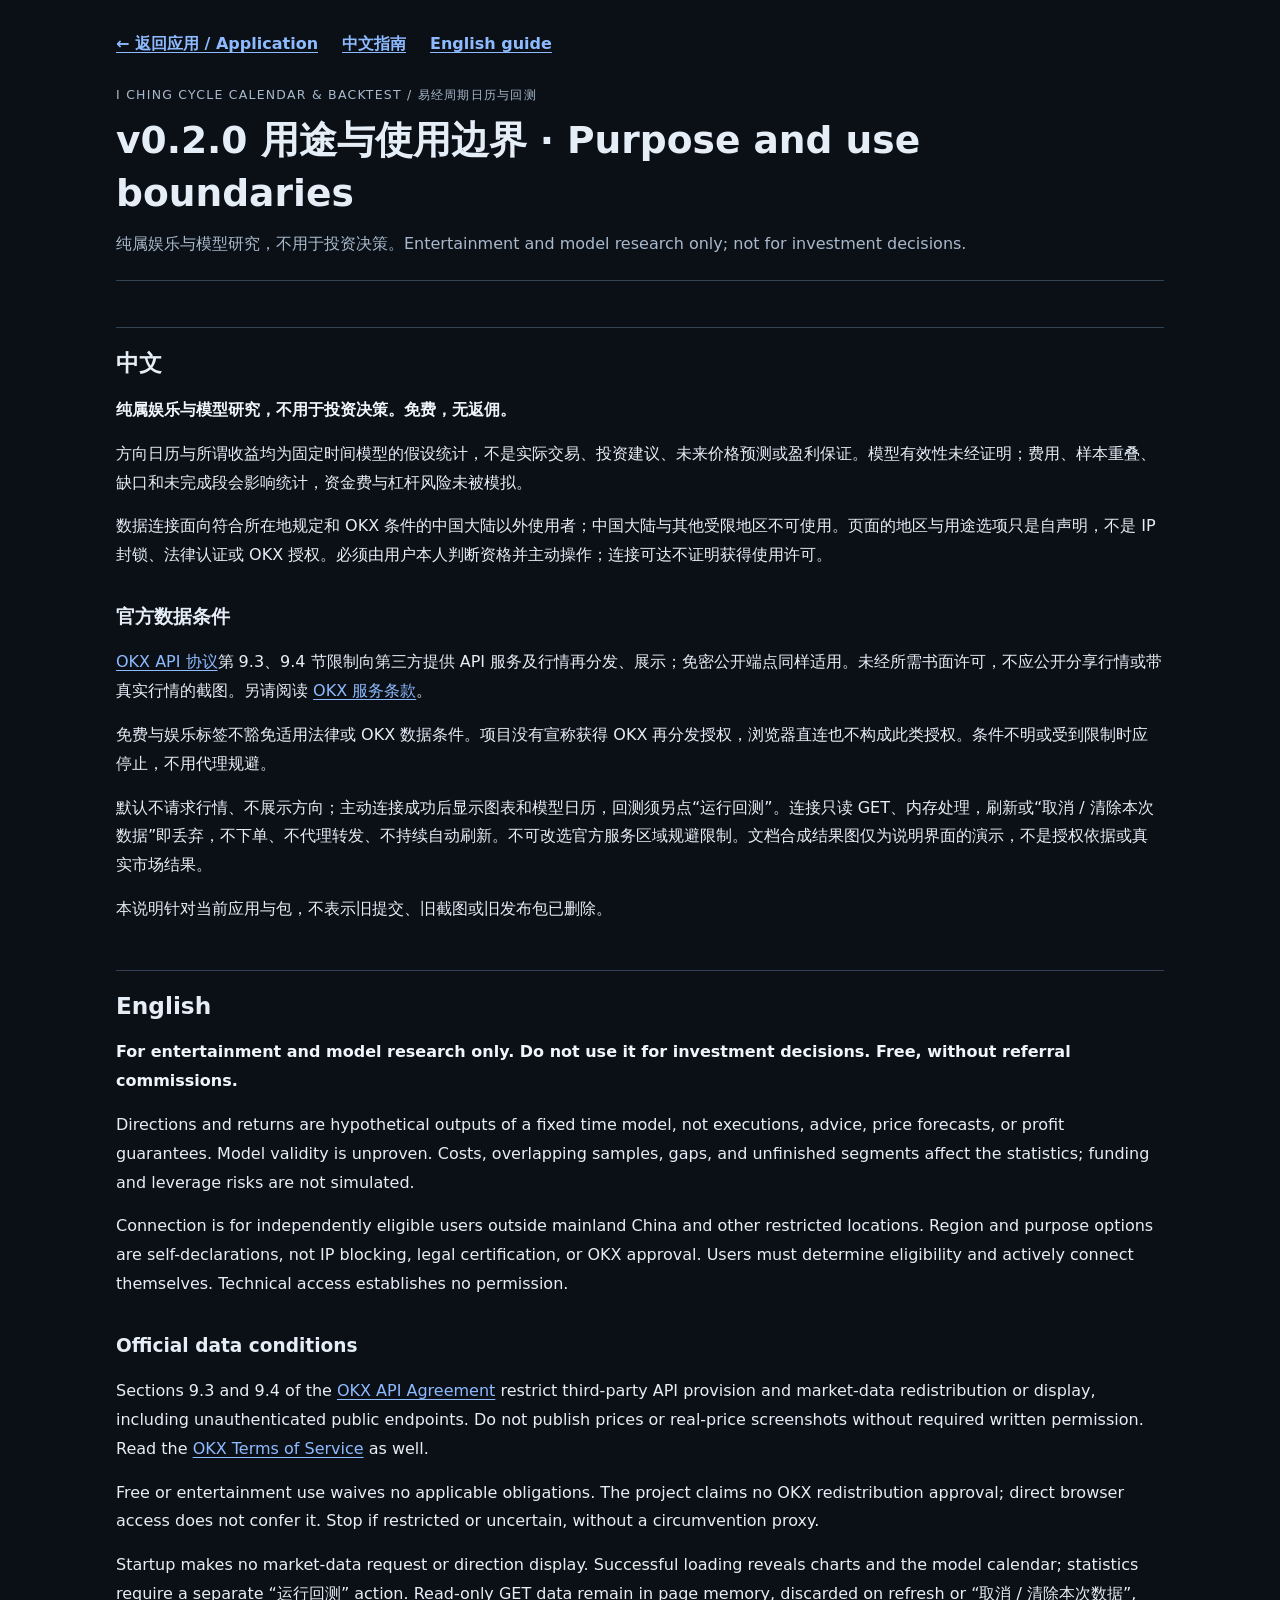
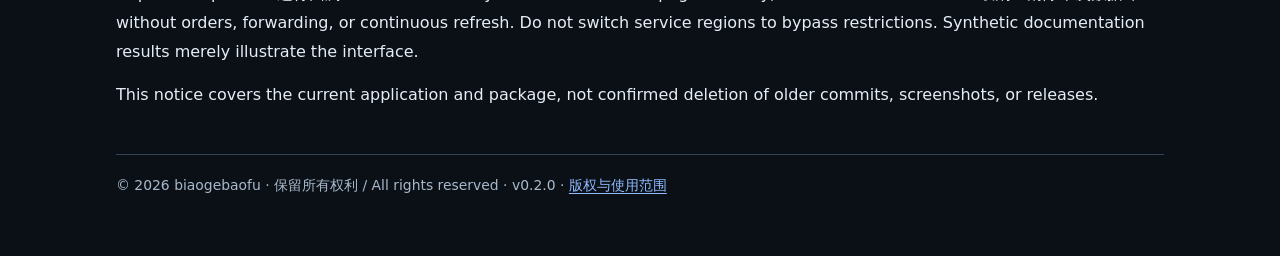
<file: docs/risk.html>
<!doctype html>
<html lang="zh-CN">
<head>
<meta charset="utf-8">
<meta name="viewport" content="width=device-width, initial-scale=1">
<meta name="color-scheme" content="dark">
<meta name="author" content="biaogebaofu">
<title>v0.2.0 用途与使用边界 · Purpose and use boundaries | I Ching Cycle Calendar &amp; Backtest</title>
<style>
:root{color-scheme:dark;--bg:#0b1017;--panel:#141d29;--text:#e5edf6;--muted:#a8b9cc;--line:#334254;--link:#8ebaff}
*{box-sizing:border-box}html{scroll-behavior:smooth}body{margin:0;background:var(--bg);color:var(--text);font:16px/1.8 system-ui,-apple-system,BlinkMacSystemFont,"Segoe UI","Microsoft YaHei",sans-serif}
a{color:var(--link);text-underline-offset:3px;overflow-wrap:anywhere}a:hover{color:#bfd6ff}a:focus-visible,.table-scroll:focus-visible{outline:3px solid #8ebaff;outline-offset:4px}
.page{max-width:1100px;margin:0 auto;padding:30px 26px 58px}.top-nav{display:flex;gap:12px 24px;flex-wrap:wrap;margin-bottom:25px}.top-nav a{font-weight:600}
.masthead{border-bottom:1px solid var(--line);padding-bottom:22px;margin-bottom:30px}.eyebrow{margin:0 0 8px;color:var(--muted);font-size:.78rem;letter-spacing:.1em}.masthead h1{margin:0;font-size:clamp(1.6rem,4.8vw,2.35rem);line-height:1.4}.subtitle{margin:10px 0 0;color:var(--muted)}
article h2{margin:46px 0 16px;padding-top:18px;border-top:1px solid var(--line);font-size:1.45rem;line-height:1.45}article h3{margin:30px 0 12px;font-size:1.16rem}p{margin:15px 0}li{margin:8px 0}ul,ol{padding-left:1.6rem}strong{color:#f0f5fd}
img{display:block;max-width:100%;height:auto;margin:24px auto;border:1px solid var(--line);border-radius:10px;background:var(--panel)}
.table-scroll{max-width:100%;overflow-x:auto;overscroll-behavior-x:contain;-webkit-overflow-scrolling:touch;margin:22px 0;border:1px solid var(--line);border-radius:10px}table{border-collapse:collapse;width:100%;min-width:600px;font-size:.94rem}th,td{padding:13px 15px;text-align:left;vertical-align:top;border-bottom:1px solid var(--line)}th{background:var(--panel);font-weight:650}tbody tr:last-child td{border-bottom:0}
code{font: .9em ui-monospace,SFMono-Regular,Consolas,monospace;background:#1e2b3b;padding:2px 6px;border-radius:4px;overflow-wrap:anywhere}pre{white-space:pre;overflow-x:auto;font:14px/1.75 ui-monospace,SFMono-Regular,Consolas,"Microsoft YaHei",monospace;background:#0b121c;border:1px solid var(--line);border-radius:9px;padding:20px;margin:16px 0}
footer{border-top:1px solid var(--line);margin-top:44px;padding-top:18px;color:var(--muted);font-size:.87rem}
@media(max-width:600px){body{font-size:15px}.page{padding:20px 15px 40px}.top-nav{gap:9px 18px}article h2{font-size:1.25rem;margin-top:34px}img{margin:18px auto;border-radius:7px}pre{padding:14px;font-size:12px}th,td{padding:11px 12px}}
</style>
</head>
<body>
<main class="page">
<nav class="top-nav" aria-label="指南导航"><a href="../index.html">← 返回应用 / Application</a><a href="guide.html" lang="zh-CN">中文指南</a><a href="guide.en.html" lang="en">English guide</a></nav>
<header class="masthead"><p class="eyebrow">I CHING CYCLE CALENDAR &amp; BACKTEST / 易经周期日历与回测</p><h1>v0.2.0 用途与使用边界 · Purpose and use boundaries</h1><p class="subtitle">纯属娱乐与模型研究，不用于投资决策。Entertainment and model research only; not for investment decisions.</p></header>
<article><h2>中文</h2>
<p><strong>纯属娱乐与模型研究，不用于投资决策。免费，无返佣。</strong></p>
<p>方向日历与所谓收益均为固定时间模型的假设统计，不是实际交易、投资建议、未来价格预测或盈利保证。模型有效性未经证明；费用、样本重叠、缺口和未完成段会影响统计，资金费与杠杆风险未被模拟。</p>
<p>数据连接面向符合所在地规定和 OKX 条件的中国大陆以外使用者；中国大陆与其他受限地区不可使用。页面的地区与用途选项只是自声明，不是 IP 封锁、法律认证或 OKX 授权。必须由用户本人判断资格并主动操作；连接可达不证明获得使用许可。</p>
<h3>官方数据条件</h3>
<p><a href="https://www.okx.com/help/okx-api-agreement">OKX API 协议</a>第 9.3、9.4 节限制向第三方提供 API 服务及行情再分发、展示；免密公开端点同样适用。未经所需书面许可，不应公开分享行情或带真实行情的截图。另请阅读 <a href="https://www.okx.com/help/terms-of-service">OKX 服务条款</a>。</p>
<p>免费与娱乐标签不豁免适用法律或 OKX 数据条件。项目没有宣称获得 OKX 再分发授权，浏览器直连也不构成此类授权。条件不明或受到限制时应停止，不用代理规避。</p>
<p>默认不请求行情、不展示方向；主动连接成功后显示图表和模型日历，回测须另点“运行回测”。连接只读 GET、内存处理，刷新或“取消 / 清除本次数据”即丢弃，不下单、不代理转发、不持续自动刷新。不可改选官方服务区域规避限制。文档合成结果图仅为说明界面的演示，不是授权依据或真实市场结果。</p>
<p>本说明针对当前应用与包，不表示旧提交、旧截图或旧发布包已删除。</p>
<h2>English</h2>
<p><strong>For entertainment and model research only. Do not use it for investment decisions. Free, without referral commissions.</strong></p>
<p>Directions and returns are hypothetical outputs of a fixed time model, not executions, advice, price forecasts, or profit guarantees. Model validity is unproven. Costs, overlapping samples, gaps, and unfinished segments affect the statistics; funding and leverage risks are not simulated.</p>
<p>Connection is for independently eligible users outside mainland China and other restricted locations. Region and purpose options are self-declarations, not IP blocking, legal certification, or OKX approval. Users must determine eligibility and actively connect themselves. Technical access establishes no permission.</p>
<h3>Official data conditions</h3>
<p>Sections 9.3 and 9.4 of the <a href="https://www.okx.com/help/okx-api-agreement">OKX API Agreement</a> restrict third-party API provision and market-data redistribution or display, including unauthenticated public endpoints. Do not publish prices or real-price screenshots without required written permission. Read the <a href="https://www.okx.com/help/terms-of-service">OKX Terms of Service</a> as well.</p>
<p>Free or entertainment use waives no applicable obligations. The project claims no OKX redistribution approval; direct browser access does not confer it. Stop if restricted or uncertain, without a circumvention proxy.</p>
<p>Startup makes no market-data request or direction display. Successful loading reveals charts and the model calendar; statistics require a separate “运行回测” action. Read-only GET data remain in page memory, discarded on refresh or “取消 / 清除本次数据”, without orders, forwarding, or continuous refresh. Do not switch service regions to bypass restrictions. Synthetic documentation results merely illustrate the interface.</p>
<p>This notice covers the current application and package, not confirmed deletion of older commits, screenshots, or releases.</p>
</article>
<footer>© 2026 biaogebaofu · 保留所有权利 / All rights reserved · v0.2.0 · <a href="../LICENSE">版权与使用范围</a></footer>
</main>
</body>
</html>
</file>
<file: assets/style.css>
/* Copyright (c) 2026 biaogebaofu. All rights reserved. See LICENSE. */
:root { color-scheme:dark; --bg:#0b111b; --panel:#121c2a; --line:#2a374a; --text:#e6edf7; --muted:#a0afc3; --blue:#83b7ff; --red:#f5959e; --green:#79d5b7; }
* { box-sizing:border-box; }
html { scroll-behavior:smooth; scroll-padding-top:18px; }
body { margin:0; background:var(--bg); color:var(--text); font:14px/1.75 "Segoe UI","Microsoft YaHei",system-ui,sans-serif; }
.page { max-width:1240px; margin:auto; padding:32px 32px 24px; }
a { color:var(--blue); text-decoration:none; }
a:hover { text-decoration:underline; }
a:focus-visible, button:focus-visible, select:focus-visible, input:focus-visible, summary:focus-visible, .table-scroll:focus-visible { outline:2px solid var(--blue); outline-offset:4px; }
.skip { position:absolute; top:-100px; padding:8px; background:var(--panel); }
.skip:focus { top:0; }
h1,h2,h3,p { margin:0; }
h1 { font-size:27px; font-weight:650; letter-spacing:.025em; }
h2 { font-size:20px; font-weight:600; }
h3 { font-size:14px; font-weight:600; margin:0 0 12px; }
.masthead { display:flex; align-items:flex-start; justify-content:space-between; gap:24px; }
.eyebrow { color:var(--blue); font-size:10px; letter-spacing:.16em; margin-bottom:7px; }
.english { font-size:12px; color:var(--muted); margin-top:3px; }
.clock { font-size:11px; color:var(--muted); text-align:right; font-variant-numeric:tabular-nums; }
.clock time { display:block; color:var(--text); font-size:14px; }
nav { display:flex; gap:22px; margin:22px 0 20px; flex-wrap:wrap; border-bottom:1px solid var(--line); padding-bottom:12px; font-size:13px; }
.notice,.warning { color:#ddc094; font-size:12px; }
.notice { border-left:3px solid #9c7d45; padding:4px 12px; margin-bottom:18px; }
.hero { display:grid; grid-template-columns:1.5fr 1fr; border:1px solid var(--line); border-radius:13px; overflow:hidden; background:var(--panel); }
.phase-card { padding:22px 26px; }
.phase-card.next { border-left:1px solid var(--line); }
.phase-card.short { background:linear-gradient(110deg,rgba(243,148,155,.08),transparent 90%); }
.phase-card.long { background:linear-gradient(110deg,rgba(112,205,174,.07),transparent 90%); }
.phase-card h2 { font-size:25px; margin:7px 0; }
.short h2, .tag.short { color:var(--red); }
.long h2, .tag.long { color:var(--green); }
.phase-card p { font-size:12px; }
.card-label,.muted,.caption { color:var(--muted); }
.caption { font-size:12px; margin-top:10px; }
.muted { font-size:12px; }
section[id] { margin-top:34px; }
.hero { margin-top:0; }
.section-top { display:flex; align-items:center; justify-content:space-between; gap:16px; margin-bottom:16px; }
.section-top .eyebrow { margin-bottom:3px; }
.badge { border:1px solid var(--line); border-radius:20px; padding:3px 10px; font-size:10px; color:var(--muted); white-space:nowrap; }
.panel { border:1px solid var(--line); border-radius:12px; background:var(--panel); padding:20px; margin-top:14px; min-width:0; }
.controls { display:flex; flex-wrap:wrap; gap:12px 18px; align-items:flex-end; margin:16px 0; }
.controls label { display:flex; flex-direction:column; gap:5px; font-size:11px; color:var(--muted); }
button,select,input { font:inherit; color:var(--text); background:#182537; border:1px solid #41536c; border-radius:6px; padding:8px 11px; min-height:40px; }
button { cursor:pointer; font-size:12px; }
button:hover { background:#243852; }
button:disabled { cursor:wait; opacity:.6; }
select,input { font-size:12px; max-width:100%; }
input[type=number] { width:105px; }
.primary { background:#3b6baf; border-color:#6795d5; }
.chart { width:100%; height:330px; }
.chart.overview { height:430px; }
summary { cursor:pointer; color:#c8d7e9; font-size:13px; }
details[open]>summary { margin-bottom:18px; }
.method-note { font-size:13px; border-left:2px solid var(--blue); padding-left:12px; margin-top:18px; }
.metrics { display:grid; grid-template-columns:repeat(4,1fr); gap:12px; margin:18px 0; }
.metric { padding:14px; background:#0e1724; border:1px solid var(--line); border-radius:8px; }
.metric span { display:block; font-size:11px; color:var(--muted); }
.metric strong { display:block; font-size:22px; color:#c2dcff; font-weight:550; font-variant-numeric:tabular-nums; }
.table-scroll { overflow-x:auto; overscroll-behavior-inline:contain; }
table { border-collapse:collapse; width:100%; text-align:left; font-size:12px; font-variant-numeric:tabular-nums; }
th,td { padding:11px 12px; border-bottom:1px solid var(--line); white-space:nowrap; }
th { font-weight:500; color:var(--muted); }
th:first-child,td:first-child { padding-left:0; }
tbody tr:last-child td { border-bottom:0; }
.tag { padding:3px 7px; border-radius:4px; background:rgba(120,153,195,.07); }
.timeline { display:flex; gap:3px; height:34px; margin:18px 0; }
.timeline span { display:flex; align-items:center; justify-content:center; overflow:hidden; white-space:nowrap; font-size:10px; min-width:2px; border-radius:3px; }
.timeline .short { background:#54313c; color:#f2b8bf; }
.timeline .long { background:#254c43; color:#a4dfcb; }
.warning { margin-top:16px; }
.help-grid { display:grid; grid-template-columns:1fr 1fr; gap:16px; }
.help-grid .panel { margin-top:0; font-size:13px; }
ol { padding-left:20px; margin:10px 0; }
footer { margin-top:35px; padding-top:20px; border-top:1px solid var(--line); color:var(--muted); font-size:11px; }
noscript { display:block; color:var(--red); padding:16px; }
@media(max-width:760px) {
  .page { padding:23px 16px; } h1 { font-size:21px; } h2 { font-size:18px; }
  .masthead { gap:12px; } .clock { max-width:125px; font-size:10px; } .clock time { font-size:11px; }
  .hero { grid-template-columns:1fr; } .phase-card { padding:18px; } .phase-card.next { border-left:0; border-top:1px solid var(--line); }
  .phase-card h2 { font-size:22px; } nav { gap:12px 20px; } .section-top { align-items:flex-start; }
  .badge { font-size:9px; padding:3px 7px; } .panel { padding:16px; }
  .chart,.chart.overview { height:320px; } .metrics { grid-template-columns:repeat(2,1fr); gap:8px; }
  .metric { padding:12px; } .metric strong { font-size:20px; } .help-grid { grid-template-columns:1fr; }
  .controls { gap:12px; } .backtest-controls label { flex:1 1 135px; } .backtest-controls label:first-child { flex-basis:100%; }
  .backtest-controls button { width:100%; } .backtest-controls input { width:100%; } td,th { padding:10px; }
}
@media(max-width:380px) { .masthead { flex-direction:column; } .clock { max-width:none; text-align:left; } .clock time { display:inline; margin:0 7px; } .section-top { flex-wrap:wrap; } }
@media(prefers-reduced-motion:reduce) { html { scroll-behavior:auto; } }

[hidden] { display:none!important; }
.ack { display:flex; align-items:flex-start; gap:10px; font-size:12px; color:var(--muted); }
.ack input { flex:0 0 auto; min-height:20px; width:20px; margin:2px 0 0; }
.connection-controls label { flex:1 1 240px; min-width:0; }
#connectionStatus { color:var(--blue); font-size:13px; }
#researchOutput { margin-top:24px; }
</file>
